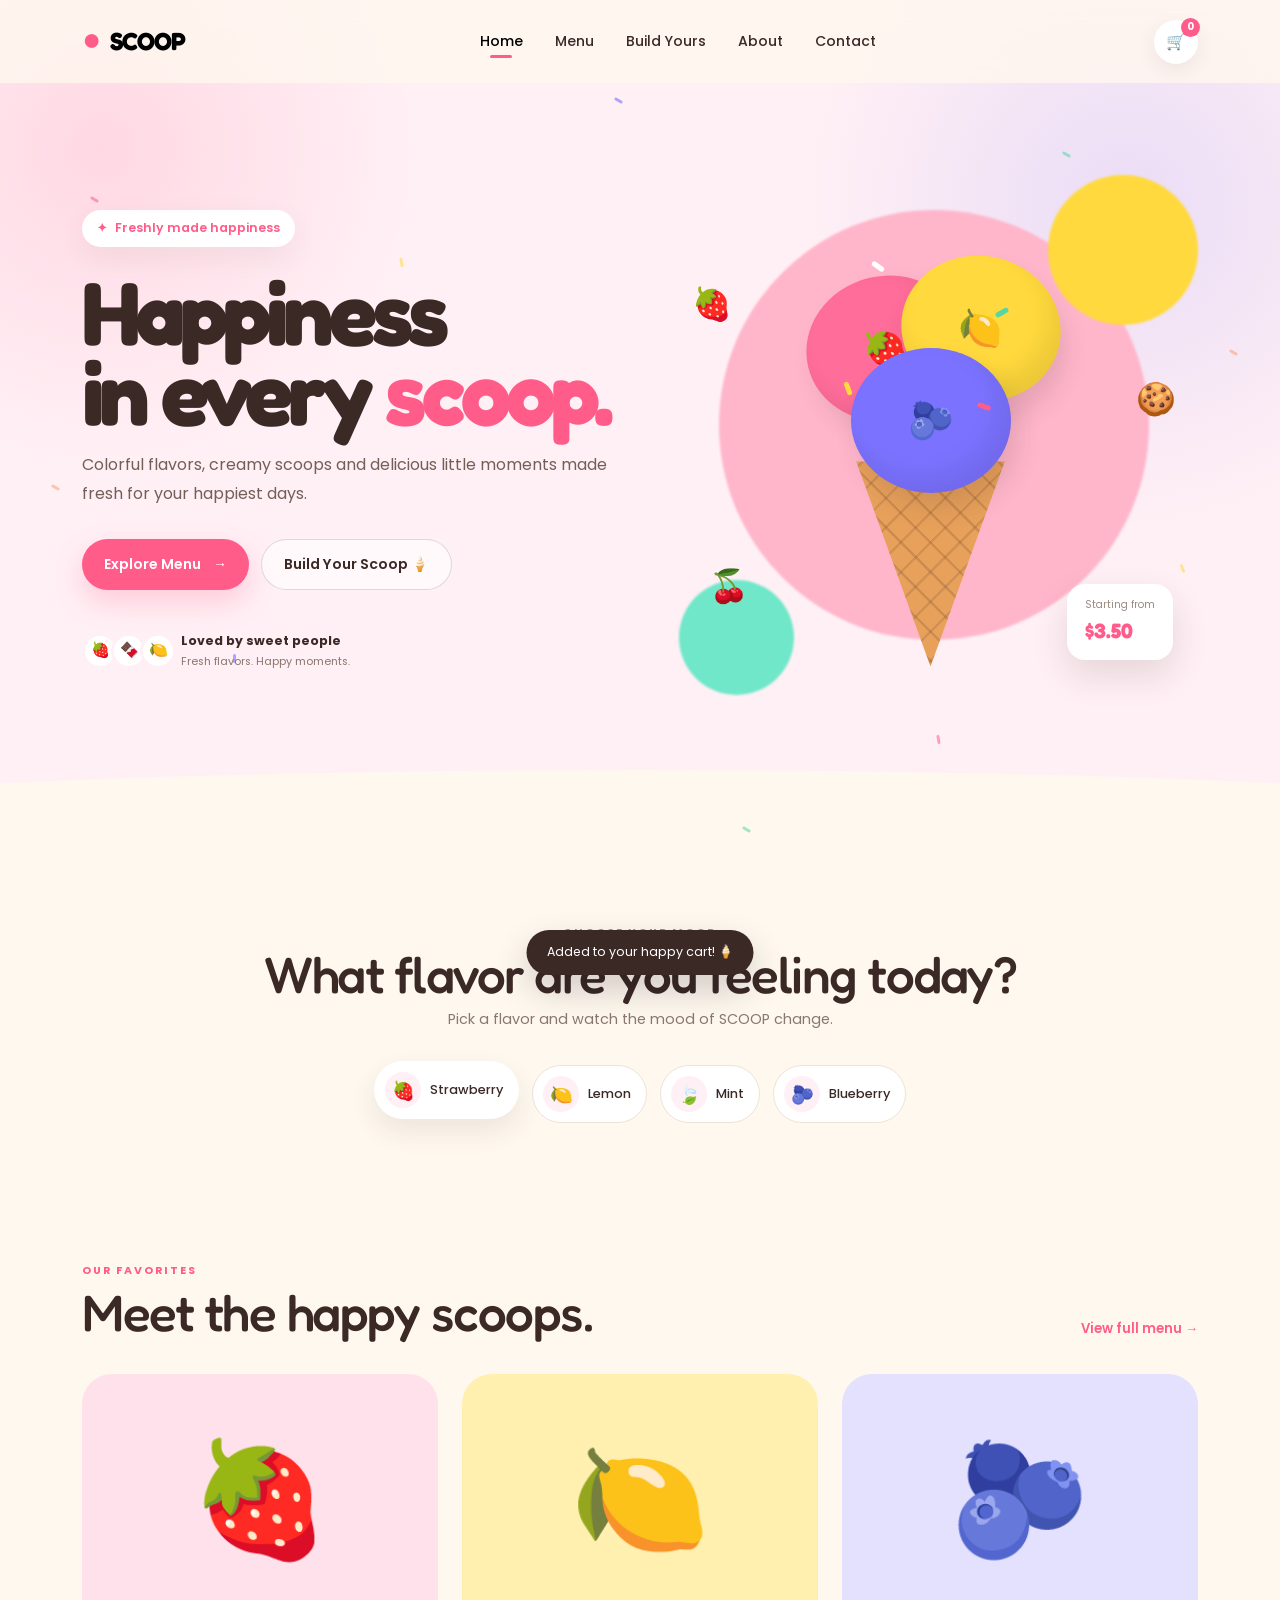
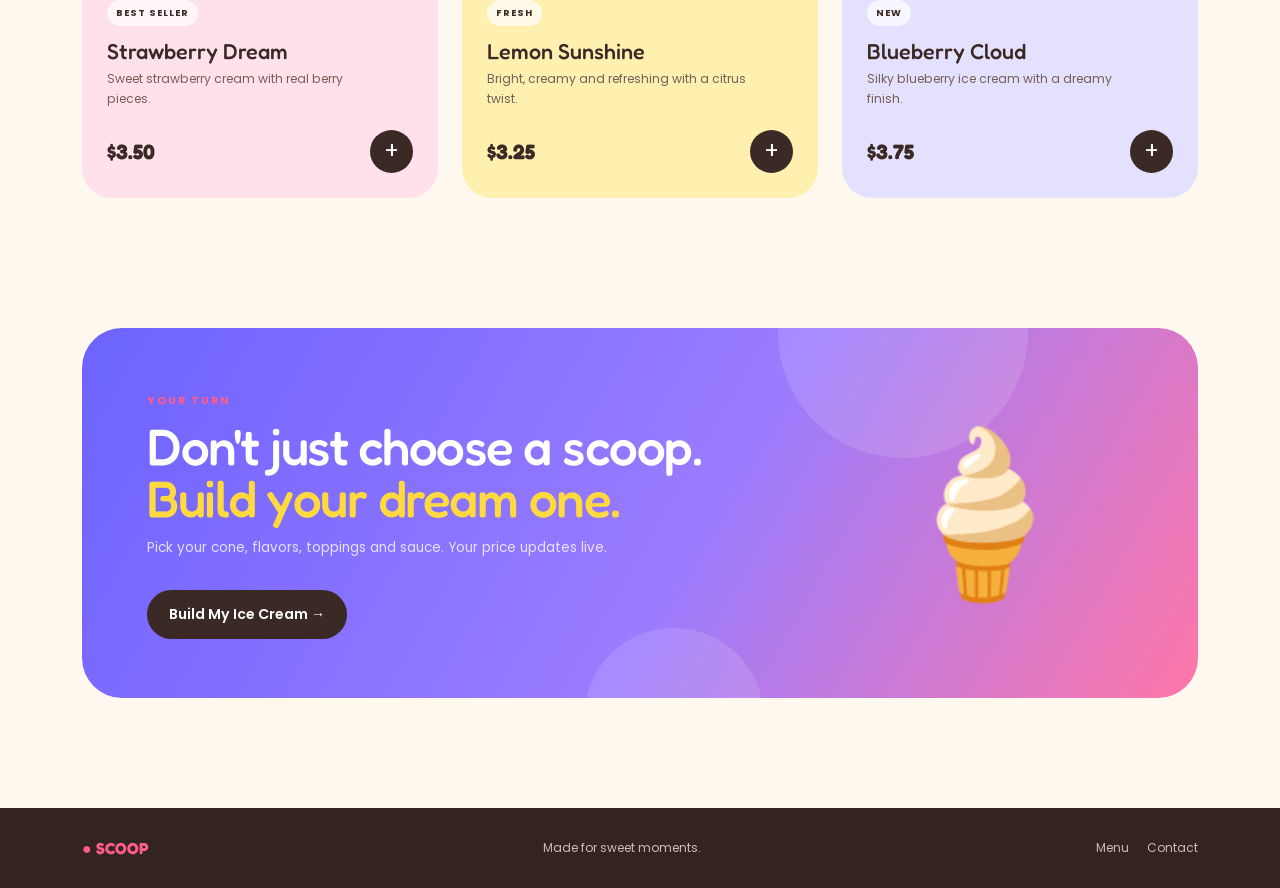
<file: index.html>
<!DOCTYPE html>
<html lang="en">
<head>
  <meta charset="UTF-8">
  <meta name="viewport" content="width=device-width, initial-scale=1.0"><meta name="description" content="SCOOP — colorful ice cream, popsicles, milkshakes and desserts. Build your own happy scoop.">
  <title>SCOOP — Make Your Happy</title>

  <link rel="preconnect" href="https://fonts.googleapis.com">
  <link rel="preconnect" href="https://fonts.gstatic.com" crossorigin>
  <link href="https://fonts.googleapis.com/css2?family=Fredoka:wght@400;500;600;700&family=Poppins:wght@400;500;600&display=swap" rel="stylesheet">

  <link href="https://cdn.jsdelivr.net/npm/bootstrap@5.3.8/dist/css/bootstrap.min.css" rel="stylesheet">
  <link rel="stylesheet" href="css/style.css">
</head>

<body>
  <div class="sprinkles" aria-hidden="true">
    <span></span><span></span><span></span><span></span><span></span>
    <span></span><span></span><span></span><span></span><span></span>
  </div>

  <nav class="navbar navbar-expand-lg fixed-top" id="mainNav">
    <div class="container">
      <a class="navbar-brand" href="index.html">
        <span class="logo-scoop">●</span> SCOOP
      </a>

      <button class="navbar-toggler border-0 shadow-none" type="button"
              data-bs-toggle="collapse" data-bs-target="#navMenu"
              aria-controls="navMenu" aria-expanded="false" aria-label="Toggle navigation">
        <span class="menu-icon">☰</span>
      </button>

      <div class="collapse navbar-collapse" id="navMenu">
        <ul class="navbar-nav mx-auto mb-2 mb-lg-0">
          <li class="nav-item"><a class="nav-link active" href="index.html">Home</a></li>
          <li class="nav-item"><a class="nav-link" href="menu.html">Menu</a></li>
          <li class="nav-item"><a class="nav-link" href="build.html">Build Yours</a></li>
          <li class="nav-item"><a class="nav-link" href="about.html">About</a></li>
          <li class="nav-item"><a class="nav-link" href="contact.html">Contact</a></li>
        </ul>

        <a href="#" class="cart-btn" aria-label="Open cart">
          <span>🛒</span>
          <b id="cartCount">0</b>
        </a>
      </div>
    </div>
  </nav>

  <main>
    <!-- HERO -->
    <section class="hero">
      <div class="container">
        <div class="row align-items-center g-5">
          <div class="col-lg-6 hero-copy">
            <div class="mini-badge">
              <span>✦</span> Freshly made happiness
            </div>

            <h1>
              Happiness<br>
              in every <span>scoop.</span>
            </h1>

            <p class="hero-text">
              Colorful flavors, creamy scoops and delicious little moments
              made fresh for your happiest days.
            </p>

            <div class="hero-buttons">
              <a href="menu.html" class="btn-main">Explore Menu <span>→</span></a>
              <a href="build.html" class="btn-outline">Build Your Scoop 🍦</a>
            </div>

            <div class="hero-note">
              <div class="avatars">
                <span>🍓</span><span>🍫</span><span>🍋</span>
              </div>
              <div>
                <strong>Loved by sweet people</strong>
                <small>Fresh flavors. Happy moments.</small>
              </div>
            </div>
          </div>

          <div class="col-lg-6">
            <div class="hero-art" id="heroArt">
              <div class="blob blob-one"></div>
              <div class="blob blob-two"></div>
              <div class="blob blob-three"></div>

              <div class="floating-item item-one">🍓</div>
              <div class="floating-item item-two">🍪</div>
              <div class="floating-item item-three">✨</div>
              <div class="floating-item item-four">🍒</div>

              <div class="ice-cream">
                <div class="scoop scoop-pink">🍓</div>
                <div class="scoop scoop-yellow">🍋</div>
                <div class="scoop scoop-purple">🫐</div>
                <div class="cone"></div>
                <div class="sprinkle sprinkle-a"></div>
                <div class="sprinkle sprinkle-b"></div>
                <div class="sprinkle sprinkle-c"></div>
                <div class="sprinkle sprinkle-d"></div>
              </div>

              <div class="price-pill">
                <small>Starting from</small>
                <strong>$3.50</strong>
              </div>
            </div>
          </div>
        </div>
      </div>

      <div class="wave"></div>
    </section>

    <!-- FLAVOR SWITCHER -->
    <section class="flavor-section">
      <div class="container text-center">
        <p class="section-label">CHOOSE YOUR MOOD</p>
        <h2>What flavor are you feeling today?</h2>
        <p class="section-subtitle">Pick a flavor and watch the mood of SCOOP change.</p>

        <div class="flavors">
          <button type="button" class="flavor active" data-color="#ff5c8a" data-soft="#fff0f5">
            <span class="flavor-icon strawberry">🍓</span>
            Strawberry
          </button>
          <button type="button" class="flavor" data-color="#ffd93d" data-soft="#fff9df">
            <span class="flavor-icon lemon">🍋</span>
            Lemon
          </button>
          <button type="button" class="flavor" data-color="#55d6a5" data-soft="#eafff5">
            <span class="flavor-icon mint">🍃</span>
            Mint
          </button>
          <button type="button" class="flavor" data-color="#6c63ff" data-soft="#efedff">
            <span class="flavor-icon blueberry">🫐</span>
            Blueberry
          </button>
        </div>
      </div>
    </section>

    <!-- FEATURED -->
    <section class="featured-section">
      <div class="container">
        <div class="section-heading">
          <div>
            <p class="section-label">OUR FAVORITES</p>
            <h2>Meet the happy scoops.</h2>
          </div>
          <a href="menu.html" class="view-link">View full menu →</a>
        </div>

        <div class="row g-4">
          <div class="col-md-6 col-lg-4">
            <article class="flavor-card pink-card">
              <div class="product-art">🍓</div>
              <span class="product-tag">BEST SELLER</span>
              <h3>Strawberry Dream</h3>
              <p>Sweet strawberry cream with real berry pieces.</p>
              <div class="card-bottom">
                <strong>$3.50</strong>
                <button type="button" class="add-btn" aria-label="Add Strawberry Dream to cart" data-name="Strawberry Dream" data-price="3.50">+</button>
              </div>
            </article>
          </div>

          <div class="col-md-6 col-lg-4">
            <article class="flavor-card yellow-card">
              <div class="product-art">🍋</div>
              <span class="product-tag">FRESH</span>
              <h3>Lemon Sunshine</h3>
              <p>Bright, creamy and refreshing with a citrus twist.</p>
              <div class="card-bottom">
                <strong>$3.25</strong>
                <button type="button" class="add-btn" aria-label="Add Lemon Sunshine to cart" data-name="Lemon Sunshine" data-price="3.25">+</button>
              </div>
            </article>
          </div>

          <div class="col-md-6 col-lg-4">
            <article class="flavor-card purple-card">
              <div class="product-art">🫐</div>
              <span class="product-tag">NEW</span>
              <h3>Blueberry Cloud</h3>
              <p>Silky blueberry ice cream with a dreamy finish.</p>
              <div class="card-bottom">
                <strong>$3.75</strong>
                <button type="button" class="add-btn" aria-label="Add Blueberry Cloud to cart" data-name="Blueberry Cloud" data-price="3.75">+</button>
              </div>
            </article>
          </div>
        </div>
      </div>
    </section>

    <!-- CTA -->
    <section class="build-cta">
      <div class="container">
        <div class="build-box">
          <div>
            <span class="section-label">YOUR TURN</span>
            <h2>Don't just choose a scoop.<br><span>Build your dream one.</span></h2>
            <p>Pick your cone, flavors, toppings and sauce. Your price updates live.</p>
            <a href="build.html" class="btn-dark">Build My Ice Cream →</a>
          </div>
          <div class="cta-icecream">🍦</div>
        </div>
      </div>
    </section>
  </main>

  <footer>
    <div class="container d-flex flex-column flex-md-row justify-content-between align-items-center gap-3">
      <div class="footer-logo">● SCOOP</div>
      <p>Made for sweet moments.</p>
      <div class="footer-links">
        <a href="menu.html">Menu</a>
        <a href="contact.html">Contact</a>
      </div>
    </div>
  </footer>

  <div class="toast-message" id="toastMessage">Added to your happy cart! 🍦</div>

  <script src="https://cdn.jsdelivr.net/npm/bootstrap@5.3.8/dist/js/bootstrap.bundle.min.js"></script>
  <script src="js/main.js"></script>
</body>
</html>
</file>
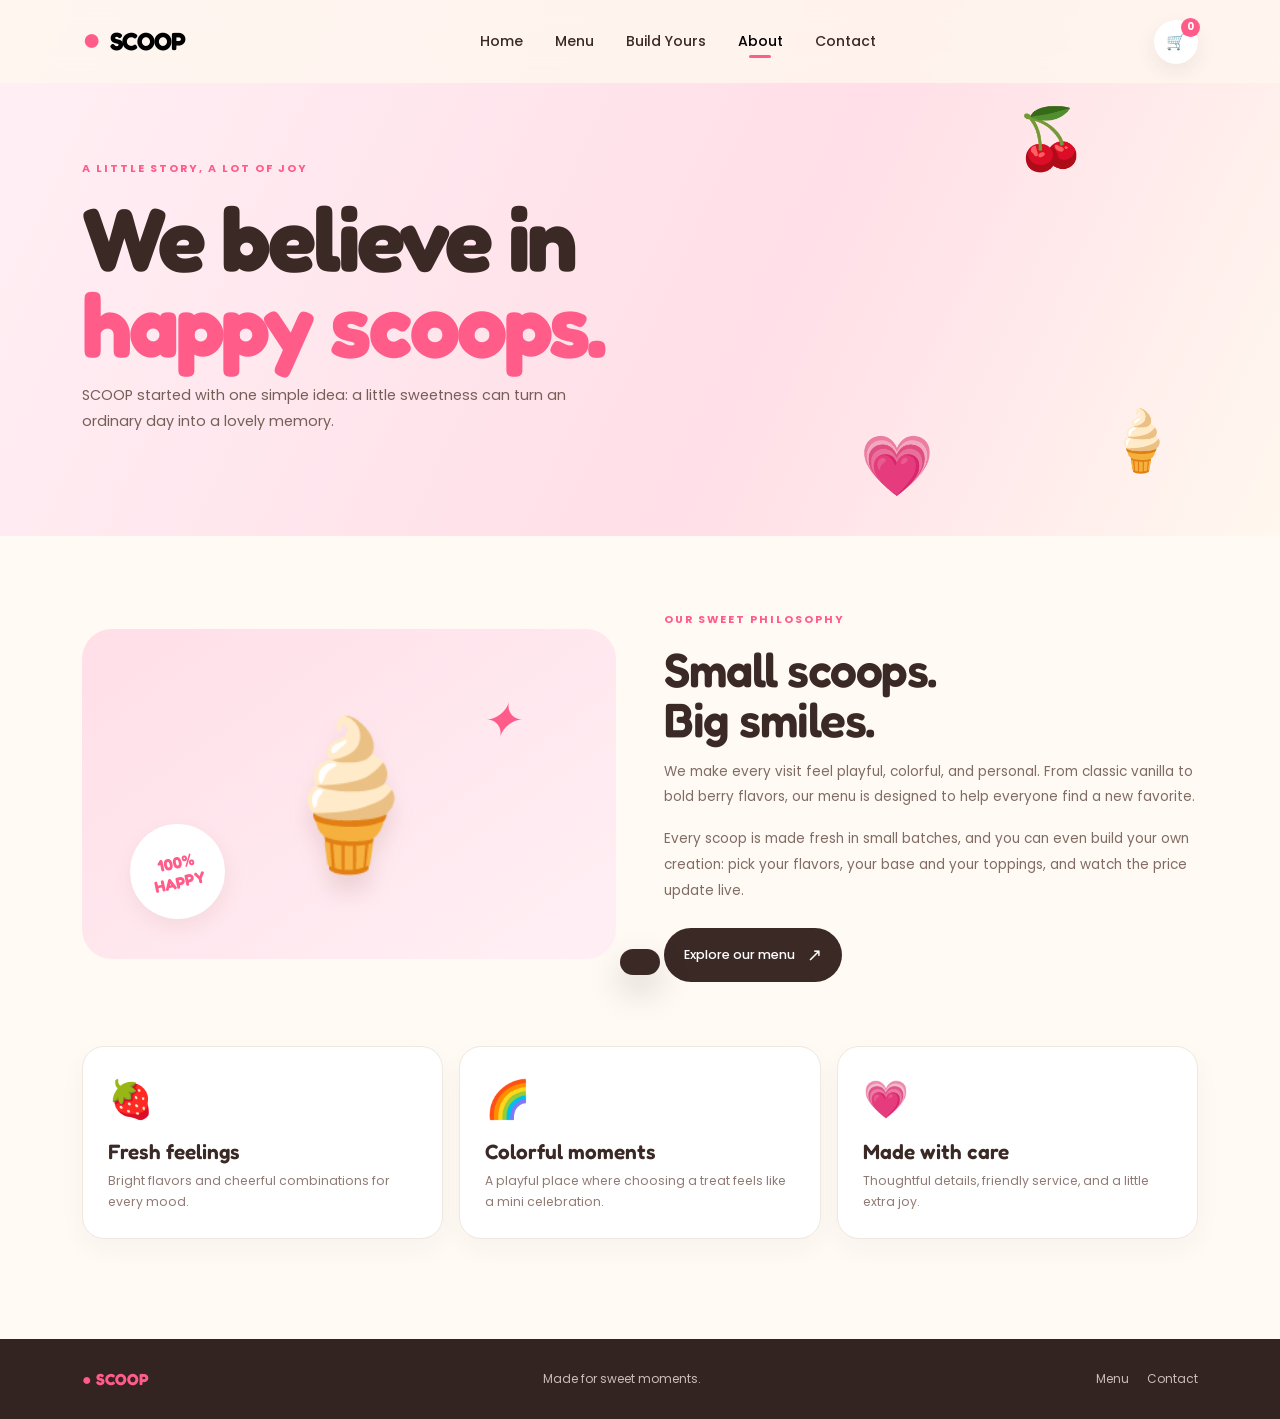
<file: about.html>
<!doctype html>
<html lang="en">
  <head>
    <meta charset="UTF-8" />
    <meta name="viewport" content="width=device-width, initial-scale=1.0" />
    <meta
      name="description"
      content="SCOOP — colorful ice cream, popsicles, milkshakes and desserts. Build your own happy scoop."
    />
    <title>Our Story — SCOOP</title>
    <link rel="preconnect" href="https://fonts.googleapis.com" />
    <link rel="preconnect" href="https://fonts.gstatic.com" crossorigin />
    <link
      href="https://fonts.googleapis.com/css2?family=Fredoka:wght@400;500;600;700&family=Poppins:wght@400;500;600&display=swap"
      rel="stylesheet"
    />
    <link
      href="https://cdn.jsdelivr.net/npm/bootstrap@5.3.8/dist/css/bootstrap.min.css"
      rel="stylesheet"
    />
    <link rel="stylesheet" href="css/style.css" />
    <link rel="stylesheet" href="css/extra-pages.css" />
  </head>
  <body>
    <nav class="navbar navbar-expand-lg fixed-top" id="mainNav">
      <div class="container">
        <a class="navbar-brand" href="index.html"
          ><span class="logo-scoop">●</span> SCOOP</a
        ><button
          class="navbar-toggler border-0 shadow-none"
          type="button"
          data-bs-toggle="collapse"
          data-bs-target="#navMenu"
          aria-controls="navMenu"
          aria-expanded="false"
          aria-label="Toggle navigation"
        >
          <span class="menu-icon">☰</span>
        </button>
        <div class="collapse navbar-collapse" id="navMenu">
          <ul class="navbar-nav mx-auto mb-2 mb-lg-0">
            <li class="nav-item">
              <a class="nav-link" href="index.html">Home</a>
            </li>
            <li class="nav-item">
              <a class="nav-link" href="menu.html">Menu</a>
            </li>
            <li class="nav-item">
              <a class="nav-link" href="build.html">Build Yours</a>
            </li>
            <li class="nav-item">
              <a class="nav-link active" href="about.html">About</a>
            </li>
            <li class="nav-item">
              <a class="nav-link" href="contact.html">Contact</a>
            </li>
          </ul>
          <a href="#" class="cart-btn" aria-label="Open cart"
            >🛒 <b id="cartCount">0</b></a
          >
        </div>
      </div>
    </nav>
    <main>
      <section
        class="extra-hero"
        style="
          background: linear-gradient(
            115deg,
            var(--soft),
            var(--tint) 60%,
            #fff8ef
          );
        "
      >
        <div class="container">
          <span class="section-label">A LITTLE STORY, A LOT OF JOY</span>
          <h1>We believe in<br /><span>happy scoops.</span></h1>
          <p>
            SCOOP started with one simple idea: a little sweetness can turn an
            ordinary day into a lovely memory.
          </p>
        </div>
        <span class="extra-float float-one">🍒</span
        ><span class="extra-float float-two">🍦</span
        ><span class="extra-float float-three">💗</span>
      </section>
      <section class="contact-section">
        <div class="container">
          <div class="row align-items-center g-5">
            <div class="col-lg-6">
              <div class="about-art">
                <span>🍦</span><i>✦</i><b>100%<br />HAPPY</b>
              </div>
            </div>
            <div class="col-lg-6">
              <span class="section-label">OUR SWEET PHILOSOPHY</span>
              <h2 class="about-heading">Small scoops.<br />Big smiles.</h2>
              <p class="about-copy">
                We make every visit feel playful, colorful, and personal. From
                classic vanilla to bold berry flavors, our menu is designed to
                help everyone find a new favorite.
              </p>
              <p class="about-copy">
                Every scoop is made fresh in small batches, and you can even
                build your own creation: pick your flavors, your base and your
                toppings, and watch the price update live.
              </p>
              <a class="primary-pill mt-2" href="menu.html"
                >Explore our menu <span>↗</span></a
              >
            </div>
          </div>
          <div class="row g-3 mt-5">
            <div class="col-md-4">
              <div class="about-value">
                <span>🍓</span>
                <h3>Fresh feelings</h3>
                <p>Bright flavors and cheerful combinations for every mood.</p>
              </div>
            </div>
            <div class="col-md-4">
              <div class="about-value">
                <span>🌈</span>
                <h3>Colorful moments</h3>
                <p>
                  A playful place where choosing a treat feels like a mini
                  celebration.
                </p>
              </div>
            </div>
            <div class="col-md-4">
              <div class="about-value">
                <span>💗</span>
                <h3>Made with care</h3>
                <p>
                  Thoughtful details, friendly service, and a little extra joy.
                </p>
              </div>
            </div>
          </div>
        </div>
      </section>
    </main>
    <footer>
      <div
        class="container d-flex flex-column flex-md-row justify-content-between align-items-center gap-3"
      >
        <div class="footer-logo">● SCOOP</div>
        <p>Made for sweet moments.</p>
        <div class="footer-links">
          <a href="menu.html">Menu</a><a href="contact.html">Contact</a>
        </div>
      </div>
    </footer>
    <div
      class="toast-message"
      id="toastMessage"
      role="status"
      aria-live="polite"
    ></div>
    <script src="https://cdn.jsdelivr.net/npm/bootstrap@5.3.8/dist/js/bootstrap.bundle.min.js"></script>
    <script src="js/main.js"></script>
  </body>
</html>
</file>
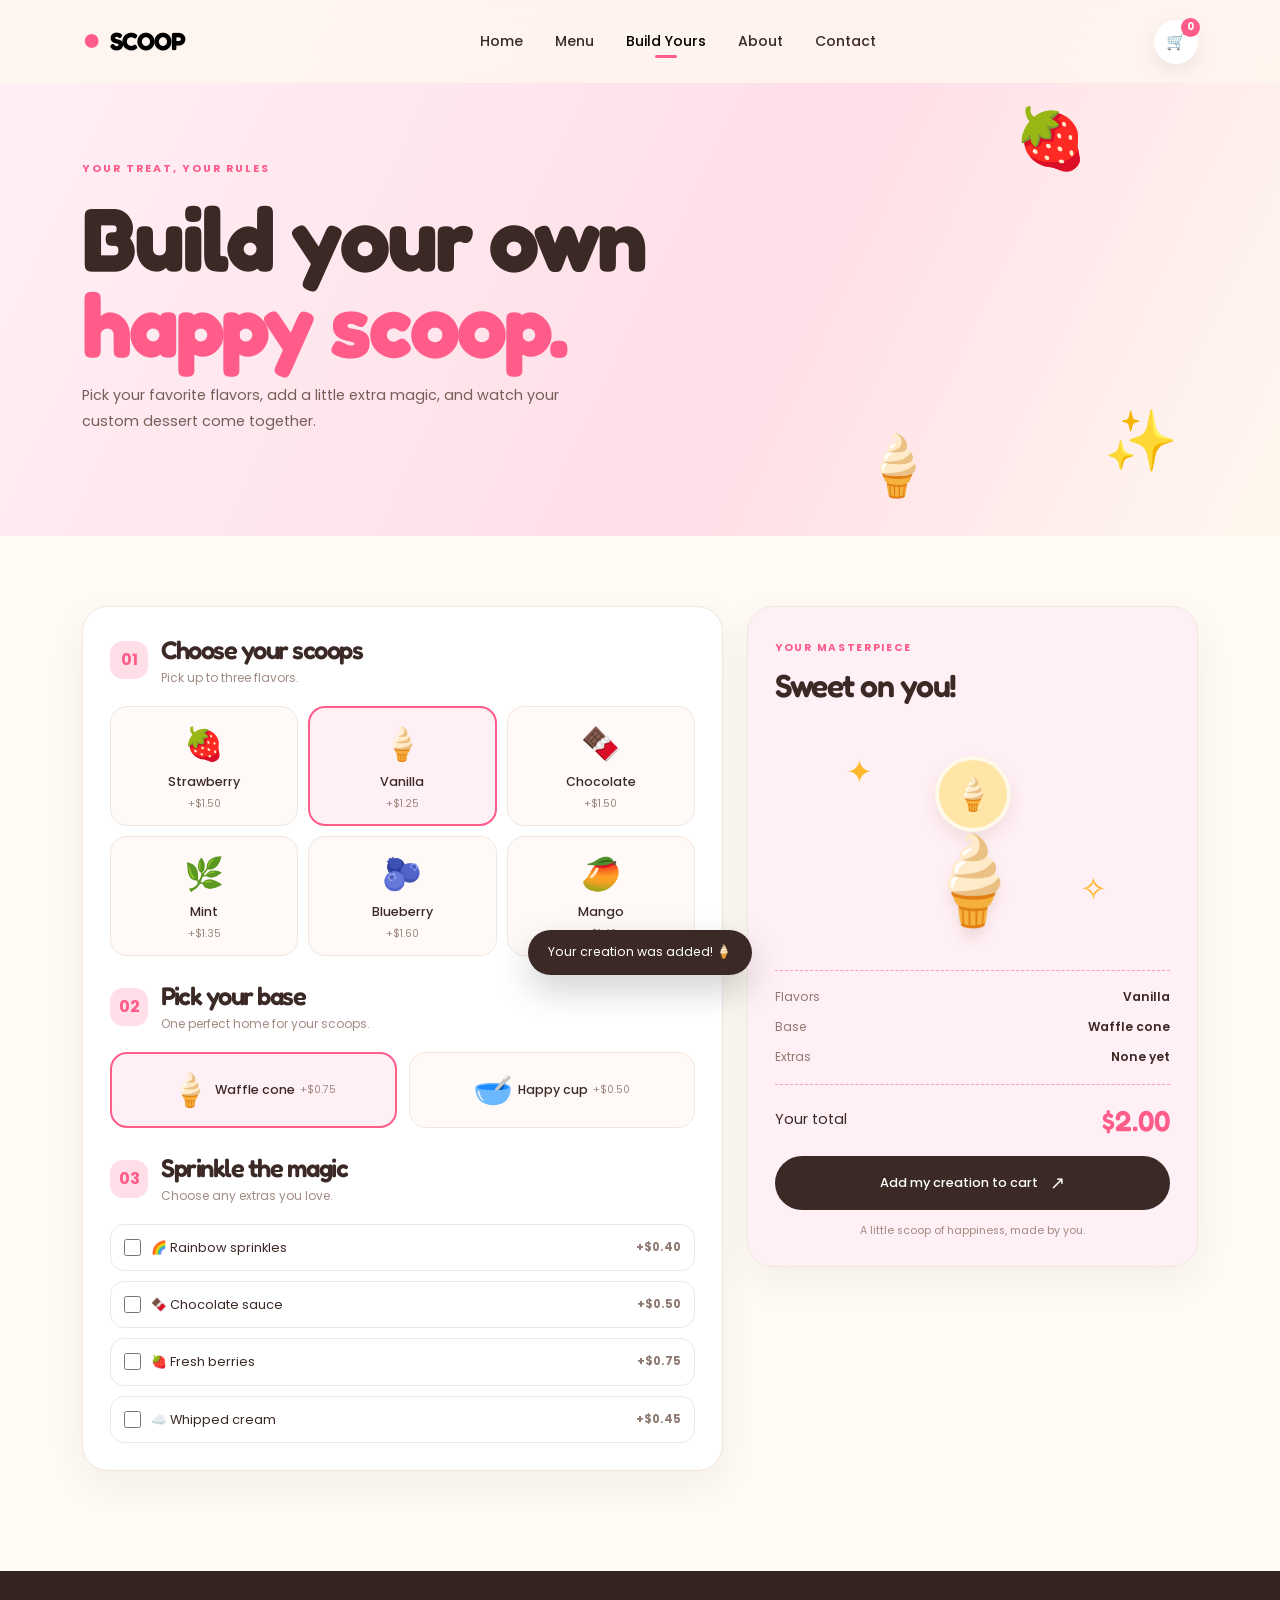
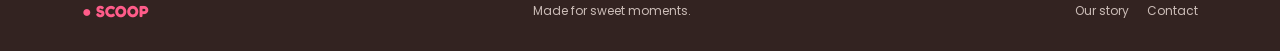
<file: build.html>
<!DOCTYPE html>
<html lang="en">
<head>
  <meta charset="UTF-8">
  <meta name="viewport" content="width=device-width, initial-scale=1.0"><meta name="description" content="SCOOP — colorful ice cream, popsicles, milkshakes and desserts. Build your own happy scoop.">
  <title>Build Your Scoop — SCOOP</title>
  <link rel="preconnect" href="https://fonts.googleapis.com">
  <link rel="preconnect" href="https://fonts.gstatic.com" crossorigin>
  <link href="https://fonts.googleapis.com/css2?family=Fredoka:wght@400;500;600;700&family=Poppins:wght@400;500;600&display=swap" rel="stylesheet">
  <link href="https://cdn.jsdelivr.net/npm/bootstrap@5.3.8/dist/css/bootstrap.min.css" rel="stylesheet">
  <link rel="stylesheet" href="css/style.css">
  <link rel="stylesheet" href="css/extra-pages.css">
</head>
<body>
  <nav class="navbar navbar-expand-lg fixed-top" id="mainNav">
    <div class="container">
      <a class="navbar-brand" href="index.html"><span class="logo-scoop">●</span> SCOOP</a>
      <button class="navbar-toggler border-0 shadow-none" type="button" data-bs-toggle="collapse" data-bs-target="#navMenu" aria-controls="navMenu" aria-expanded="false" aria-label="Toggle navigation"><span class="menu-icon">☰</span></button>
      <div class="collapse navbar-collapse" id="navMenu">
        <ul class="navbar-nav mx-auto mb-2 mb-lg-0">
          <li class="nav-item"><a class="nav-link" href="index.html">Home</a></li>
          <li class="nav-item"><a class="nav-link" href="menu.html">Menu</a></li>
          <li class="nav-item"><a class="nav-link active" href="build.html">Build Yours</a></li>
          <li class="nav-item"><a class="nav-link" href="about.html">About</a></li>
          <li class="nav-item"><a class="nav-link" href="contact.html">Contact</a></li>
        </ul>
        <a href="#" class="cart-btn" aria-label="Open cart">🛒 <b id="cartCount">0</b></a>
      </div>
    </div>
  </nav>

  <main>
    <section class="extra-hero build-hero">
      <div class="container">
        <span class="section-label">YOUR TREAT, YOUR RULES</span>
        <h1>Build your own<br><span>happy scoop.</span></h1>
        <p>Pick your favorite flavors, add a little extra magic, and watch your custom dessert come together.</p>
      </div>
      <span class="extra-float float-one">🍓</span><span class="extra-float float-two">✨</span><span class="extra-float float-three">🍦</span>
    </section>

    <section class="customizer-section">
      <div class="container">
        <div class="row g-4 align-items-start">
          <div class="col-lg-7">
            <div class="customizer-card">
              <div class="step-heading"><span>01</span><div><h2>Choose your scoops</h2><p>Pick up to three flavors.</p></div></div>
              <div class="choice-grid" id="flavorChoices">
                <button type="button" class="choice-card" aria-pressed="false" data-flavor="Strawberry" data-emoji="🍓" data-color="#ffb4ca"><span>🍓</span><b>Strawberry</b><small>+$1.50</small></button>
                <button type="button" class="choice-card" aria-pressed="false" data-flavor="Vanilla" data-emoji="🍦" data-color="#ffe6a6"><span>🍦</span><b>Vanilla</b><small>+$1.25</small></button>
                <button type="button" class="choice-card" aria-pressed="false" data-flavor="Chocolate" data-emoji="🍫" data-color="#c99b82"><span>🍫</span><b>Chocolate</b><small>+$1.50</small></button>
                <button type="button" class="choice-card" aria-pressed="false" data-flavor="Mint" data-emoji="🌿" data-color="#a9e8c5"><span>🌿</span><b>Mint</b><small>+$1.35</small></button>
                <button type="button" class="choice-card" aria-pressed="false" data-flavor="Blueberry" data-emoji="🫐" data-color="#c9c1ff"><span>🫐</span><b>Blueberry</b><small>+$1.60</small></button>
                <button type="button" class="choice-card" aria-pressed="false" data-flavor="Mango" data-emoji="🥭" data-color="#ffd27d"><span>🥭</span><b>Mango</b><small>+$1.40</small></button>
              </div>

              <div class="step-heading mt-4"><span>02</span><div><h2>Pick your base</h2><p>One perfect home for your scoops.</p></div></div>
              <div class="base-options" id="baseChoices">
                <button type="button" class="base-choice active" data-base="Cone" data-price="0.75"><span>🍦</span><b>Waffle cone</b><small>+$0.75</small></button>
                <button type="button" class="base-choice" data-base="Cup" data-price="0.50"><span>🥣</span><b>Happy cup</b><small>+$0.50</small></button>
              </div>

              <div class="step-heading mt-4"><span>03</span><div><h2>Sprinkle the magic</h2><p>Choose any extras you love.</p></div></div>
              <div class="topping-list">
                <label><input type="checkbox" class="topping-check" value="Rainbow sprinkles" data-price="0.40"><span>🌈 Rainbow sprinkles</span><b>+$0.40</b></label>
                <label><input type="checkbox" class="topping-check" value="Chocolate sauce" data-price="0.50"><span>🍫 Chocolate sauce</span><b>+$0.50</b></label>
                <label><input type="checkbox" class="topping-check" value="Fresh berries" data-price="0.75"><span>🍓 Fresh berries</span><b>+$0.75</b></label>
                <label><input type="checkbox" class="topping-check" value="Whipped cream" data-price="0.45"><span>☁️ Whipped cream</span><b>+$0.45</b></label>
              </div>
            </div>
          </div>

          <div class="col-lg-5">
            <aside class="preview-card">
              <span class="preview-kicker">YOUR MASTERPIECE</span>
              <h2>Sweet on you!</h2>
              <div class="dessert-preview" id="dessertPreview"><div class="preview-spark spark-a">✦</div><div class="preview-spark spark-b">✧</div><div id="previewScoops" class="preview-scoops"><span class="preview-scoop" style="background:#ffe6a6">🍦</span></div><div class="preview-base" id="previewBase">🍦</div></div>
              <div class="summary-list">
                <div><span>Flavors</span><strong id="summaryFlavors">Vanilla</strong></div>
                <div><span>Base</span><strong id="summaryBase">Waffle cone</strong></div>
                <div><span>Extras</span><strong id="summaryToppings">None yet</strong></div>
              </div>
              <div class="total-line"><span>Your total</span><strong id="buildTotal">$2.00</strong></div>
              <button type="button" class="primary-pill w-100" id="addCustomToCart">Add my creation to cart <span>↗</span></button>
              <p class="preview-note" id="buildFeedback">A little scoop of happiness, made by you.</p>
            </aside>
          </div>
        </div>
      </div>
    </section>
  </main>

  <footer><div class="container d-flex flex-column flex-md-row justify-content-between align-items-center gap-3"><div class="footer-logo">● SCOOP</div><p>Made for sweet moments.</p><div class="footer-links"><a href="about.html">Our story</a><a href="contact.html">Contact</a></div></div></footer>
  <div class="toast-message" id="toastMessage" role="status" aria-live="polite">Your creation was added! 🍦</div>
  <script src="https://cdn.jsdelivr.net/npm/bootstrap@5.3.8/dist/js/bootstrap.bundle.min.js"></script>
  <script src="js/main.js"></script>
  <script src="js/build.js"></script>
</body>
</html>
</file>
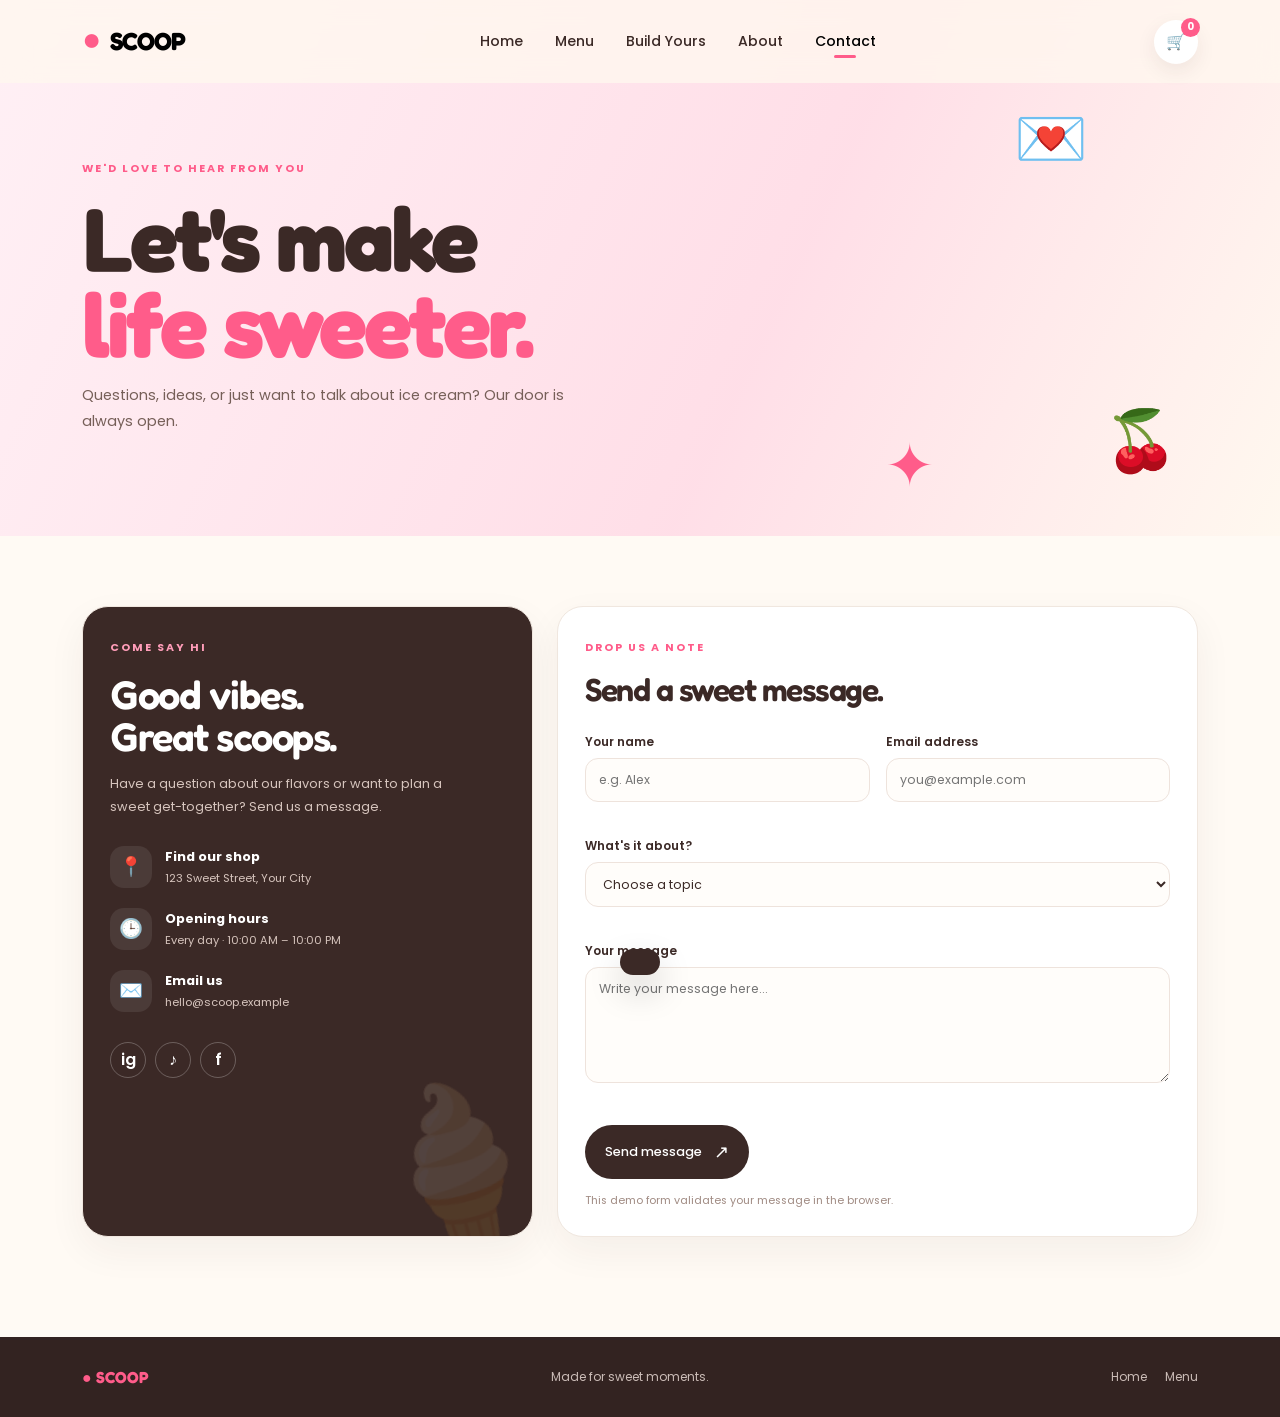
<file: contact.html>
<!DOCTYPE html>
<html lang="en">
<head>
  <meta charset="UTF-8">
  <meta name="viewport" content="width=device-width, initial-scale=1.0"><meta name="description" content="SCOOP — colorful ice cream, popsicles, milkshakes and desserts. Build your own happy scoop.">
  <title>Say Hello — SCOOP</title>
  <link rel="preconnect" href="https://fonts.googleapis.com">
  <link rel="preconnect" href="https://fonts.gstatic.com" crossorigin>
  <link href="https://fonts.googleapis.com/css2?family=Fredoka:wght@400;500;600;700&family=Poppins:wght@400;500;600&display=swap" rel="stylesheet">
  <link href="https://cdn.jsdelivr.net/npm/bootstrap@5.3.8/dist/css/bootstrap.min.css" rel="stylesheet">
  <link rel="stylesheet" href="css/style.css">
  <link rel="stylesheet" href="css/extra-pages.css">
</head>
<body>
  <nav class="navbar navbar-expand-lg fixed-top" id="mainNav">
    <div class="container">
      <a class="navbar-brand" href="index.html"><span class="logo-scoop">●</span> SCOOP</a>
      <button class="navbar-toggler border-0 shadow-none" type="button" data-bs-toggle="collapse" data-bs-target="#navMenu" aria-controls="navMenu" aria-expanded="false" aria-label="Toggle navigation"><span class="menu-icon">☰</span></button>
      <div class="collapse navbar-collapse" id="navMenu">
        <ul class="navbar-nav mx-auto mb-2 mb-lg-0">
          <li class="nav-item"><a class="nav-link" href="index.html">Home</a></li><li class="nav-item"><a class="nav-link" href="menu.html">Menu</a></li><li class="nav-item"><a class="nav-link" href="build.html">Build Yours</a></li><li class="nav-item"><a class="nav-link" href="about.html">About</a></li><li class="nav-item"><a class="nav-link active" href="contact.html">Contact</a></li>
        </ul>
        <a href="#" class="cart-btn" aria-label="Open cart">🛒 <b id="cartCount">0</b></a>
      </div>
    </div>
  </nav>

  <main>
    <section class="extra-hero contact-hero">
      <div class="container">
        <span class="section-label">WE'D LOVE TO HEAR FROM YOU</span>
        <h1>Let's make<br><span>life sweeter.</span></h1>
        <p>Questions, ideas, or just want to talk about ice cream? Our door is always open.</p>
      </div>
      <span class="extra-float float-one">💌</span><span class="extra-float float-two">🍒</span><span class="extra-float float-three">✦</span>
    </section>

    <section class="contact-section">
      <div class="container">
        <div class="row g-4">
          <div class="col-lg-5">
            <div class="contact-info-card">
              <span class="section-label">COME SAY HI</span>
              <h2>Good vibes.<br>Great scoops.</h2>
              <p>Have a question about our flavors or want to plan a sweet get-together? Send us a message.</p>
              <div class="contact-info-item"><span>📍</span><div><b>Find our shop</b><small>123 Sweet Street, Your City</small></div></div>
              <div class="contact-info-item"><span>🕒</span><div><b>Opening hours</b><small>Every day · 10:00 AM – 10:00 PM</small></div></div>
              <div class="contact-info-item"><span>✉️</span><div><b>Email us</b><small>hello@scoop.example</small></div></div>
              <div class="contact-socials"><a href="#" aria-label="Instagram">ig</a><a href="#" aria-label="TikTok">♪</a><a href="#" aria-label="Facebook">f</a></div>
              <div class="contact-decoration">🍦</div>
            </div>
          </div>
          <div class="col-lg-7">
            <form class="contact-form-card" id="contactForm" novalidate>
              <span class="section-label">DROP US A NOTE</span>
              <h2>Send a sweet message.</h2>
              <div class="row g-3 mt-1">
                <div class="col-md-6"><label for="contactName">Your name</label><input id="contactName" name="name" type="text" placeholder="e.g. Alex" required minlength="2"><small class="field-error"></small></div>
                <div class="col-md-6"><label for="contactEmail">Email address</label><input id="contactEmail" name="email" type="email" placeholder="you@example.com" required><small class="field-error"></small></div>
                <div class="col-12"><label for="contactTopic">What's it about?</label><select id="contactTopic" name="topic" required><option value="">Choose a topic</option><option>Flavor suggestion</option><option>Event or party</option><option>Feedback</option><option>Something else</option></select><small class="field-error"></small></div>
                <div class="col-12"><label for="contactMessage">Your message</label><textarea id="contactMessage" name="message" rows="5" placeholder="Write your message here..." required minlength="10"></textarea><small class="field-error"></small></div>
                <div class="col-12"><button type="submit" class="primary-pill">Send message <span>↗</span></button><p class="form-note" id="formFeedback" role="status">This demo form validates your message in the browser.</p></div>
              </div>
            </form>
          </div>
        </div>
      </div>
    </section>
  </main>

  <footer><div class="container d-flex flex-column flex-md-row justify-content-between align-items-center gap-3"><div class="footer-logo">● SCOOP</div><p>Made for sweet moments.</p><div class="footer-links"><a href="index.html">Home</a><a href="menu.html">Menu</a></div></div></footer>
  <div class="toast-message" id="toastMessage" role="status" aria-live="polite"></div>
  <script src="https://cdn.jsdelivr.net/npm/bootstrap@5.3.8/dist/js/bootstrap.bundle.min.js"></script>
  <script src="js/main.js"></script>
  <script src="js/contact.js"></script>
</body>
</html>
</file>
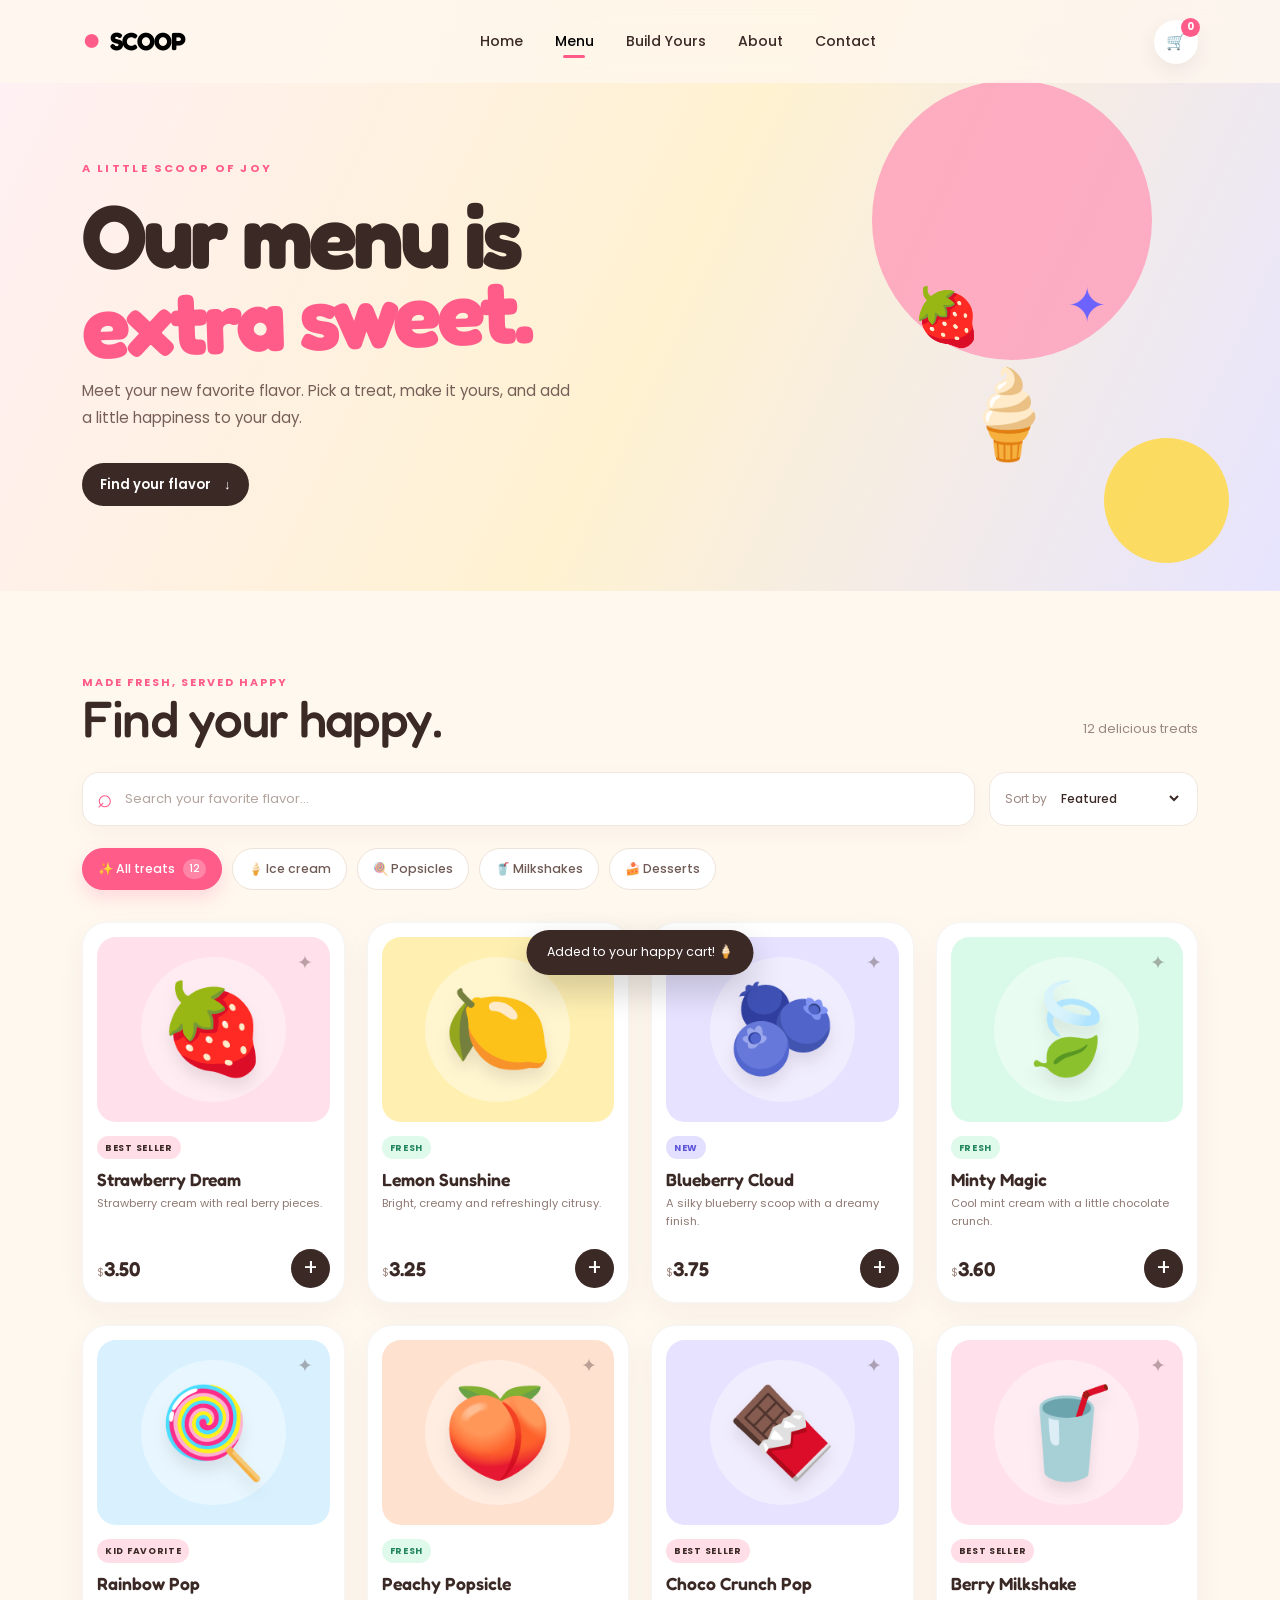
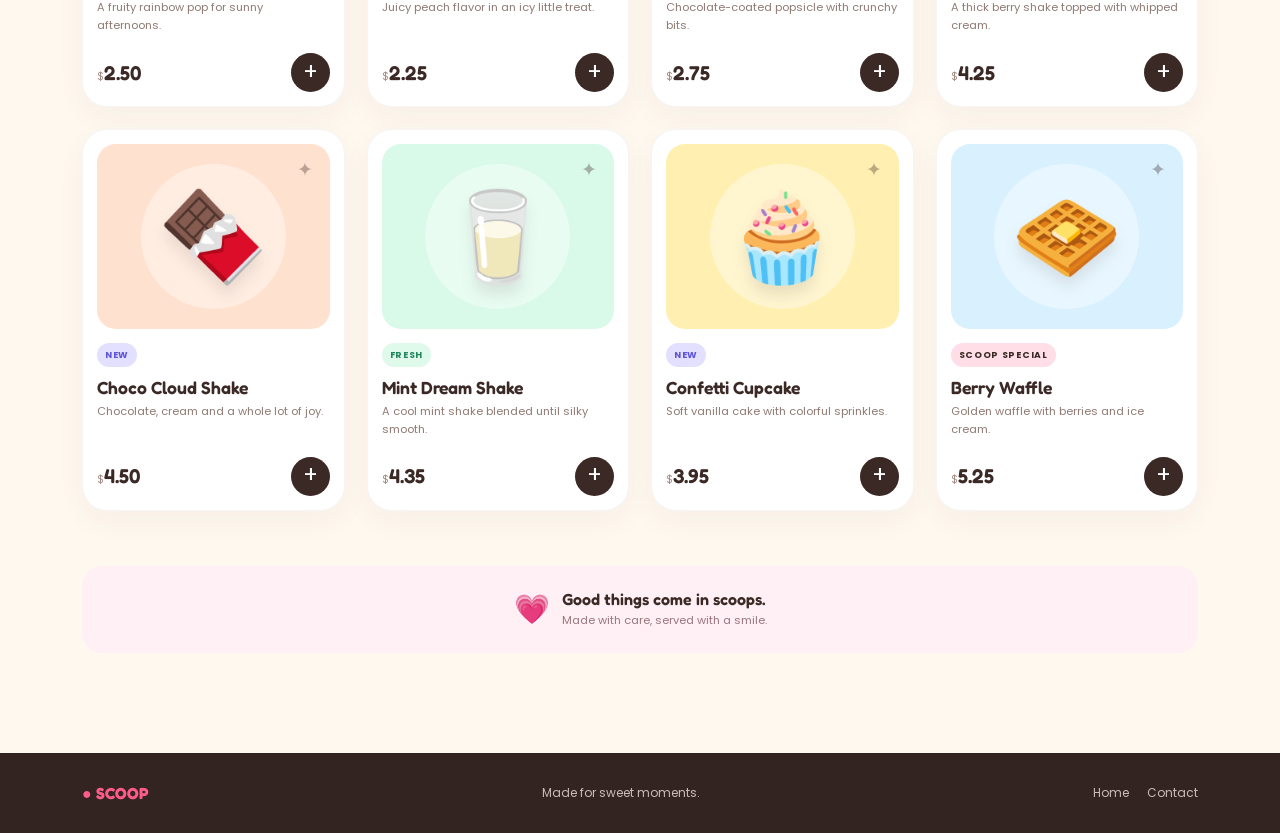
<file: menu.html>
<!doctype html>
<html lang="en">
  <head>
    <meta charset="UTF-8" />
    <meta name="viewport" content="width=device-width, initial-scale=1.0" />
    <meta
      name="description"
      content="SCOOP — colorful ice cream, popsicles, milkshakes and desserts. Build your own happy scoop."
    />
    <title>Our Menu — SCOOP</title>
    <link rel="preconnect" href="https://fonts.googleapis.com" />
    <link rel="preconnect" href="https://fonts.gstatic.com" crossorigin />
    <link
      href="https://fonts.googleapis.com/css2?family=Fredoka:wght@400;500;600;700&family=Poppins:wght@400;500;600&display=swap"
      rel="stylesheet"
    />
    <link
      href="https://cdn.jsdelivr.net/npm/bootstrap@5.3.8/dist/css/bootstrap.min.css"
      rel="stylesheet"
    />
    <link rel="stylesheet" href="css/style.css" />
    <link rel="stylesheet" href="css/menu.css" />
  </head>
  <body>
    <nav class="navbar navbar-expand-lg fixed-top" id="mainNav">
      <div class="container">
        <a class="navbar-brand" href="index.html"
          ><span class="logo-scoop">●</span> SCOOP</a
        >
        <button
          class="navbar-toggler border-0 shadow-none"
          type="button"
          data-bs-toggle="collapse"
          data-bs-target="#navMenu"
          aria-label="Toggle navigation"
        >
          <span class="menu-icon">☰</span>
        </button>
        <div class="collapse navbar-collapse" id="navMenu">
          <ul class="navbar-nav mx-auto mb-2 mb-lg-0">
            <li class="nav-item">
              <a class="nav-link" href="index.html">Home</a>
            </li>
            <li class="nav-item">
              <a class="nav-link active" href="menu.html">Menu</a>
            </li>
            <li class="nav-item">
              <a class="nav-link" href="build.html">Build Yours</a>
            </li>
            <li class="nav-item">
              <a class="nav-link" href="about.html">About</a>
            </li>
            <li class="nav-item">
              <a class="nav-link" href="contact.html">Contact</a>
            </li>
          </ul>
          <a href="#" class="cart-btn" aria-label="Open cart"
            ><span>🛒</span><b id="cartCount">0</b></a
          >
        </div>
      </div>
    </nav>
    <main>
      <section class="menu-hero">
        <div class="menu-orb orb-pink"></div>
        <div class="menu-orb orb-yellow"></div>
        <div class="container position-relative">
          <span class="menu-eyebrow">A LITTLE SCOOP OF JOY</span>
          <h1>Our menu is<br /><span>extra sweet.</span></h1>
          <p>
            Meet your new favorite flavor. Pick a treat, make it yours, and add
            a little happiness to your day.
          </p>
          <a class="menu-hero-link" href="#menuProducts"
            >Find your flavor <span>↓</span></a
          >
          <div class="hero-doodle doodle-berry">🍓</div>
          <div class="hero-doodle doodle-sparkle">✦</div>
          <div class="hero-doodle doodle-cone">🍦</div>
        </div>
      </section>
      <section class="menu-main" id="menuProducts">
        <div class="container">
          <div class="menu-title-row">
            <div>
              <span class="section-label">MADE FRESH, SERVED HAPPY</span>
              <h2>Find your happy.</h2>
            </div>
            <div class="menu-result" id="resultCount">12 delicious treats</div>
          </div>
          <div class="menu-tools">
            <div class="search-box">
              <span>⌕</span>
              <input
                id="searchInput"
                type="search"
                placeholder="Search your favorite flavor..."
                aria-label="Search products"/>
                <button id="clearSearch" type="button" aria-label="Clear search">
                ×
                </button>
            </div>
            <label class="sort-box">
              <span>Sort by</span>
              <select id="sortSelect" aria-label="Sort products">
                <option value="featured">Featured</option>
                <option value="low">Price: Low to High</option>
                <option value="high">Price: High to Low</option>
                <option value="az">Name: A to Z</option>
              </select>
            </label>
          </div>
          <div class="category-row" id="categoryFilters">
            <button class="category-chip active" data-category="All">
              ✨ All treats <span>12</span>
            </button>
            <button class="category-chip" data-category="Ice Cream">
              🍦 Ice cream
            </button>
            <button class="category-chip" data-category="Popsicles">
              🍭 Popsicles
            </button>
            <button class="category-chip" data-category="Milkshakes">
              🥤 Milkshakes
            </button>
            <button class="category-chip" data-category="Desserts">
              🍰 Desserts
            </button>
          </div>
        <div class="product-grid" id="productGrid" aria-live="polite"></div>
        <div class="empty-state d-none" id="emptyState">
            <div>🍨</div>
            <h3>No scoops found!</h3>
            <p>Try another search or choose a different category.</p>
            <button class="reset-btn" id="resetFilters">Show all treats</button>
        </div>
        <div class="menu-bottom-note">
            <span>💗</span>
            <div>
              <strong>Good things come in scoops.</strong
              ><small>Made with care, served with a smile.</small>
            </div>
          </div>
        </div>
      </section>
    </main>
    <footer>
      <div
        class="container d-flex flex-column flex-md-row justify-content-between align-items-center gap-3">
        <div class="footer-logo">● SCOOP</div>
        <p>Made for sweet moments.</p>
        <div class="footer-links">
          <a href="index.html">Home</a><a href="contact.html">Contact</a>
        </div>
      </div>
    </footer>
    <div
      class="toast-message"
      id="toastMessage"
      role="status"
      aria-live="polite">
      Added to your happy cart! 🍦
    </div>
    <script src="https://cdn.jsdelivr.net/npm/bootstrap@5.3.8/dist/js/bootstrap.bundle.min.js"></script>
    <script src="js/main.js"></script>
    <script src="js/menu.js"></script>
  </body>
</html>
</file>
<file: css/style.css>
:root {
  --primary: #ff5c8a;
  --soft: #fff0f5;
  --yellow: #ffd93d;
  --mint: #55d6a5;
  --purple: #6c63ff;
  --cream: #fff8ef;
  --brown: #3b2926;
  --white: #ffffff;
  --on-primary: #ffffff;
  --tint: color-mix(in srgb, var(--primary) 20%, white);
  --primary-light: color-mix(in srgb, var(--primary) 60%, white);
}

* {
  box-sizing: border-box;
}

html {
  scroll-behavior: smooth;
}

body {
  margin: 0;
  background: var(--cream);
  color: var(--brown);
  font-family: "Poppins", sans-serif;
  overflow-x: hidden;
}

h1,
h2,
h3,
.navbar-brand {
  font-family: "Fredoka", sans-serif;
}

a {
  text-decoration: none;
  color: inherit;
}

.navbar {
  padding: 18px 0;
  background: rgba(255, 248, 239, 0.78);
  backdrop-filter: blur(14px);
  z-index: 1000;
  transition: 0.3s ease;
}

.navbar.scrolled {
  padding: 11px 0;
  box-shadow: 0 8px 30px rgba(59, 41, 38, 0.08);
}

.navbar-brand {
  font-size: 1.55rem;
  font-weight: 700;
  letter-spacing: -1px;
}

.logo-scoop,
.footer-logo {
  color: var(--primary);
}

.logo-scoop {
  display: inline-block;
  font-size: 2rem;
  line-height: 0;
  margin-right: 5px;
}

.nav-link {
  font-size: 0.88rem;
  font-weight: 500;
  margin: 0 8px;
  color: var(--brown);
  position: relative;
}

.nav-link::after {
  content: "";
  position: absolute;
  left: 50%;
  bottom: 2px;
  width: 0;
  height: 3px;
  border-radius: 10px;
  background: var(--primary);
  transform: translateX(-50%);
  transition: 0.25s ease;
}

.nav-link:hover::after,
.nav-link.active::after {
  width: 22px;
}

.cart-btn {
  position: relative;
  display: grid;
  place-items: center;
  width: 44px;
  height: 44px;
  background: white;
  border-radius: 50%;
  box-shadow: 0 7px 20px rgba(59, 41, 38, 0.08);
}

.cart-btn b {
  position: absolute;
  top: -2px;
  right: -2px;
  display: grid;
  place-items: center;
  width: 19px;
  height: 19px;
  border-radius: 50%;
  background: var(--primary);
  color: var(--on-primary);
  font-size: 0.65rem;
}

.menu-icon {
  font-size: 1.6rem;
  color: var(--brown);
}

/* HERO */
.hero {
  position: relative;
  min-height: 820px;
  padding: 155px 0 100px;
  overflow: hidden;
  background:
    radial-gradient(
      circle at 8% 18%,
      rgba(255, 92, 138, 0.16),
      transparent 23%
    ),
    radial-gradient(
      circle at 88% 25%,
      rgba(108, 99, 255, 0.14),
      transparent 25%
    ),
    var(--soft);
}

.hero-copy {
  position: relative;
  z-index: 4;
}

.mini-badge {
  display: inline-flex;
  gap: 8px;
  align-items: center;
  padding: 9px 15px;
  border-radius: 30px;
  background: white;
  color: var(--primary);
  font-size: 0.78rem;
  font-weight: 600;
  box-shadow: 0 10px 30px rgba(59, 41, 38, 0.06);
}

.hero h1 {
  margin: 25px 0 18px;
  font-size: clamp(4rem, 7vw, 6.8rem);
  line-height: 0.9;
  letter-spacing: -5px;
  font-weight: 700;
}

.hero h1 span {
  color: var(--primary);
  transition: color 0.35s ease;
}

.hero-text {
  max-width: 530px;
  color: #745e58;
  line-height: 1.8;
  font-size: 1rem;
}

.hero-buttons {
  display: flex;
  flex-wrap: wrap;
  gap: 12px;
  margin-top: 30px;
}

.btn-main,
.btn-outline,
.btn-dark {
  display: inline-flex;
  align-items: center;
  gap: 12px;
  border-radius: 50px;
  padding: 14px 22px;
  font-size: 0.88rem;
  font-weight: 600;
  transition: 0.3s ease;
}

.btn-main {
  color: var(--on-primary);
  background: var(--primary);
  box-shadow: 0 12px 28px rgba(255, 92, 138, 0.25);
}

.btn-main:hover {
  color: var(--on-primary);
  transform: translateY(-4px);
  box-shadow: 0 18px 35px rgba(255, 92, 138, 0.32);
}

.btn-outline {
  border: 1.5px solid rgba(59, 41, 38, 0.16);
  background: rgba(255, 255, 255, 0.6);
}

.btn-outline:hover {
  background: white;
  transform: translateY(-4px);
}

.hero-note {
  display: flex;
  align-items: center;
  gap: 12px;
  margin-top: 42px;
}

.avatars {
  display: flex;
}

.avatars span {
  width: 36px;
  height: 36px;
  display: grid;
  place-items: center;
  margin-right: -7px;
  border: 3px solid var(--soft);
  border-radius: 50%;
  background: white;
  font-size: 0.95rem;
}

.hero-note strong,
.hero-note small {
  display: block;
}

.hero-note strong {
  font-size: 0.78rem;
}

.hero-note small {
  margin-top: 3px;
  color: #8b7771;
  font-size: 0.68rem;
}

/* HERO ART */
.hero-art {
  position: relative;
  width: min(100%, 580px);
  height: 570px;
  margin: auto;
  transition: transform 0.2s ease-out;
}

.blob {
  position: absolute;
  border-radius: 50%;
  filter: blur(1px);
}

.blob-one {
  width: 430px;
  height: 430px;
  left: 55px;
  top: 55px;
  background: #ffb6cb;
}

.blob-two {
  width: 150px;
  height: 150px;
  right: 0;
  top: 20px;
  background: #ffd93d;
}

.blob-three {
  width: 115px;
  height: 115px;
  left: 15px;
  bottom: 30px;
  background: #6fe7c8;
}

.ice-cream {
  position: absolute;
  left: 50%;
  top: 52%;
  width: 260px;
  height: 430px;
  transform: translate(-50%, -50%);
  animation: floatIce 4s ease-in-out infinite;
  z-index: 3;
}

.scoop {
  position: absolute;
  display: grid;
  place-items: center;
  width: 160px;
  height: 145px;
  border-radius: 50%;
  font-size: 2.3rem;
  box-shadow:
    inset -12px -15px 25px rgba(0, 0, 0, 0.08),
    8px 16px 25px rgba(59, 41, 38, 0.13);
  z-index: 2;
}

.scoop-pink {
  top: 40px;
  left: 5px;
  background: #ff6d9a;
  transform: rotate(-13deg);
}

.scoop-yellow {
  top: 20px;
  right: 0;
  background: #ffd93d;
  transform: rotate(12deg);
}

.scoop-purple {
  top: 112px;
  left: 50px;
  background: #7b72ff;
}

.cone {
  position: absolute;
  top: 225px;
  left: 47px;
  width: 165px;
  height: 205px;
  clip-path: polygon(5% 0, 95% 0, 50% 100%);
  background:
    repeating-linear-gradient(
      45deg,
      transparent 0 18px,
      rgba(106, 66, 38, 0.22) 19px 21px
    ),
    repeating-linear-gradient(
      -45deg,
      transparent 0 18px,
      rgba(106, 66, 38, 0.18) 19px 21px
    ),
    #e8a15b;
  filter: drop-shadow(7px 14px 10px rgba(59, 41, 38, 0.12));
}

.floating-item {
  position: absolute;
  z-index: 5;
  font-size: 2rem;
  animation: floatSmall 3s ease-in-out infinite;
}

.item-one {
  left: 28px;
  top: 125px;
  animation-delay: 0.2s;
}
.item-two {
  right: 22px;
  top: 220px;
  animation-delay: 0.8s;
}
.item-three {
  right: 50px;
  bottom: 80px;
  animation-delay: 0.4s;
}
.item-four {
  left: 45px;
  bottom: 115px;
  animation-delay: 1.1s;
}

.price-pill {
  position: absolute;
  z-index: 6;
  right: 25px;
  bottom: 65px;
  padding: 14px 18px;
  border-radius: 18px;
  background: white;
  box-shadow: 0 15px 35px rgba(59, 41, 38, 0.13);
}

.price-pill small,
.price-pill strong {
  display: block;
}

.price-pill small {
  color: #9a8780;
  font-size: 0.62rem;
}

.price-pill strong {
  margin-top: 2px;
  font-family: "Fredoka", sans-serif;
  font-size: 1.3rem;
  color: var(--primary);
}

@keyframes floatIce {
  0%,
  100% {
    transform: translate(-50%, -50%) rotate(-2deg);
  }
  50% {
    transform: translate(-50%, calc(-50% - 15px)) rotate(2deg);
  }
}

@keyframes floatSmall {
  0%,
  100% {
    transform: translateY(0) rotate(-5deg);
  }
  50% {
    transform: translateY(-15px) rotate(8deg);
  }
}

.wave {
  position: absolute;
  bottom: -1px;
  left: -5%;
  width: 110%;
  height: 80px;
  background: var(--cream);
  clip-path: ellipse(70% 70% at 50% 100%);
}

/* FLAVORS */
.flavor-section {
  padding: 100px 0;
  text-align: center;
}

.section-label {
  margin: 0 0 8px;
  color: var(--primary);
  font-size: 0.68rem;
  letter-spacing: 2px;
  font-weight: 700;
}

.section-label,
.hero h1 span {
  transition: color 0.35s ease;
}

h2 {
  font-size: clamp(2.2rem, 4vw, 3.4rem);
  letter-spacing: -1.5px;
  line-height: 1;
}

.section-subtitle {
  color: #8b7771;
  font-size: 0.9rem;
}

.flavors {
  display: flex;
  justify-content: center;
  flex-wrap: wrap;
  gap: 13px;
  margin-top: 35px;
}

.flavor {
  display: flex;
  align-items: center;
  gap: 9px;
  padding: 10px 15px 10px 10px;
  border: 1px solid #eee3d8;
  border-radius: 50px;
  background: white;
  color: var(--brown);
  font:
    500 0.8rem "Poppins",
    sans-serif;
  transition: 0.25s ease;
}

.flavor:hover,
.flavor.active {
  transform: translateY(-4px);
  border-color: transparent;
  box-shadow: 0 12px 28px rgba(59, 41, 38, 0.09);
}

.flavor-icon {
  width: 36px;
  height: 36px;
  display: grid;
  place-items: center;
  border-radius: 50%;
  background: var(--soft);
  font-size: 1.15rem;
}

/* FEATURED */
.featured-section {
  padding: 40px 0 110px;
}

.section-heading {
  display: flex;
  justify-content: space-between;
  align-items: end;
  margin-bottom: 35px;
}

.section-heading h2 {
  margin-bottom: 0;
}

.view-link {
  color: var(--primary);
  font-size: 0.82rem;
  font-weight: 600;
}

.flavor-card {
  position: relative;
  min-height: 390px;
  padding: 25px;
  overflow: hidden;
  border-radius: 30px;
  transition: 0.35s ease;
}

.flavor-card:hover {
  transform: translateY(-9px) rotate(-1deg);
}

.pink-card {
  background: #ffe1eb;
}
.yellow-card {
  background: #fff0b0;
}
.purple-card {
  background: #e4e1ff;
}

.product-art {
  display: grid;
  place-items: center;
  height: 200px;
  font-size: 7rem;
  transition: 0.35s ease;
}

.flavor-card:hover .product-art {
  transform: scale(1.1) rotate(5deg);
}

.product-tag {
  display: inline-block;
  padding: 6px 9px;
  border-radius: 30px;
  background: rgba(255, 255, 255, 0.7);
  font-size: 0.58rem;
  font-weight: 700;
  letter-spacing: 1px;
}

.flavor-card h3 {
  margin: 13px 0 5px;
  font-size: 1.35rem;
}

.flavor-card p {
  max-width: 280px;
  margin: 0;
  color: #765f58;
  font-size: 0.76rem;
  line-height: 1.6;
}

.card-bottom {
  display: flex;
  align-items: center;
  justify-content: space-between;
  margin-top: 22px;
}

.card-bottom strong {
  font-family: "Fredoka", sans-serif;
  font-size: 1.3rem;
}

.add-btn {
  width: 43px;
  height: 43px;
  border: 0;
  border-radius: 50%;
  background: var(--brown);
  color: white;
  font-size: 1.4rem;
  transition: 0.25s ease;
}

.add-btn:hover {
  transform: rotate(90deg) scale(1.08);
  color: var(--on-primary);
  background: var(--primary);
}

/* CTA */
.build-cta {
  padding: 20px 0 110px;
}

.build-box {
  position: relative;
  min-height: 370px;
  padding: 55px 65px;
  overflow: hidden;
  display: flex;
  align-items: center;
  justify-content: space-between;
  border-radius: 40px;
  background: linear-gradient(120deg, #6c63ff, #9a7cff 55%, #ff77a8);
  color: white;
}

.build-box::before,
.build-box::after {
  content: "";
  position: absolute;
  border-radius: 50%;
  background: rgba(255, 255, 255, 0.12);
}

.build-box::before {
  width: 250px;
  height: 250px;
  right: 170px;
  top: -120px;
}

.build-box::after {
  width: 180px;
  height: 180px;
  left: 45%;
  bottom: -110px;
}

.build-box h2 {
  margin: 10px 0 14px;
}

.build-box h2 span {
  color: #ffd93d;
}

.build-box p {
  max-width: 540px;
  color: rgba(255, 255, 255, 0.78);
  font-size: 0.85rem;
}

.btn-dark {
  margin-top: 16px;
  background: var(--brown);
  color: white;
}

.btn-dark:hover {
  color: white;
  transform: translateY(-3px);
}

.cta-icecream {
  position: relative;
  z-index: 2;
  margin-right: 50px;
  font-size: 10rem;
  animation: floatIce 3s ease-in-out infinite;
}

/* FOOTER */
footer {
  padding: 28px 0;
  background: #332321;
  color: white;
}

.footer-logo {
  font-family: "Fredoka", sans-serif;
  font-weight: 700;
}

footer p {
  margin: 0;
  color: #cbbcb7;
  font-size: 0.75rem;
}

.footer-links {
  display: flex;
  gap: 18px;
  font-size: 0.75rem;
  color: #cbbcb7;
}

.footer-links a:hover {
  color: white;
}

/* SPRINKLES */
.sprinkles {
  position: fixed;
  inset: 0;
  pointer-events: none;
  z-index: 999;
  overflow: hidden;
  opacity: 0.55;
}

.sprinkles span {
  position: absolute;
  width: 9px;
  height: 3px;
  border-radius: 5px;
  background: var(--primary);
  transform: rotate(30deg);
}

.sprinkles span:nth-child(1) {
  left: 7%;
  top: 22%;
  background: #ff5c8a;
}
.sprinkles span:nth-child(2) {
  left: 18%;
  top: 73%;
  background: #6c63ff;
  transform: rotate(90deg);
}
.sprinkles span:nth-child(3) {
  left: 83%;
  top: 17%;
  background: #55d6a5;
}
.sprinkles span:nth-child(4) {
  left: 92%;
  top: 63%;
  background: #ffd93d;
  transform: rotate(70deg);
}
.sprinkles span:nth-child(5) {
  left: 4%;
  top: 54%;
  background: #ff9f68;
}
.sprinkles span:nth-child(6) {
  left: 73%;
  top: 82%;
  background: #ff5c8a;
  transform: rotate(80deg);
}
.sprinkles span:nth-child(7) {
  left: 48%;
  top: 11%;
  background: #6c63ff;
}
.sprinkles span:nth-child(8) {
  left: 58%;
  top: 92%;
  background: #55d6a5;
}
.sprinkles span:nth-child(9) {
  left: 31%;
  top: 29%;
  background: #ffd93d;
  transform: rotate(80deg);
}
.sprinkles span:nth-child(10) {
  left: 96%;
  top: 39%;
  background: #ff9f68;
}

.toast-message {
  position: fixed;
  left: 50%;
  bottom: 25px;
  z-index: 2000;
  padding: 13px 20px;
  border-radius: 50px;
  background: var(--brown);
  color: white;
  font-size: 0.78rem;
  transform: translate(-50%, 100px);
  transition: 0.35s ease;
  box-shadow: 0 15px 35px rgba(0, 0, 0, 0.18);
}

.toast-message.show {
  transform: translate(-50%, 0);
}

/* RESPONSIVE */
@media (max-width: 991px) {
  .navbar-collapse {
    margin-top: 15px;
    padding: 15px;
    border-radius: 20px;
    background: white;
  }

  .cart-btn {
    margin-top: 10px;
  }

  .hero {
    padding-top: 125px;
  }

  .hero-copy {
    text-align: center;
  }

  .hero-text {
    margin: auto;
  }

  .hero-buttons,
  .hero-note {
    justify-content: center;
  }

  .hero-art {
    margin-top: 20px;
  }

  .cta-icecream {
    margin-right: 0;
    font-size: 7rem;
  }
}

@media (max-width: 575px) {
  .hero {
    min-height: auto;
    padding-bottom: 80px;
  }

  .hero h1 {
    font-size: 3.8rem;
    letter-spacing: -3px;
  }

  .hero-art {
    height: 440px;
    transform: scale(0.8);
    margin-top: -30px;
    margin-bottom: -60px;
  }

  .section-heading {
    align-items: start;
    flex-direction: column;
    gap: 12px;
  }

  .build-box {
    padding: 40px 28px;
    min-height: 480px;
  }

  .cta-icecream {
    position: absolute;
    right: 15px;
    bottom: 5px;
    opacity: 0.35;
    font-size: 8rem;
  }
}

/* ---------- HERO sprinkles on the cone (elements existed in HTML but had no styles) ---------- */
.sprinkle {
  position: absolute;
  z-index: 4;
  width: 14px;
  height: 5px;
  border-radius: 6px;
}
.sprinkle-a {
  top: 28px;
  left: 70px;
  background: #fff;
  transform: rotate(35deg);
}
.sprinkle-b {
  top: 74px;
  right: 52px;
  background: #55d6a5;
  transform: rotate(-30deg);
}
.sprinkle-c {
  top: 150px;
  left: 40px;
  background: #ffd93d;
  transform: rotate(70deg);
}
.sprinkle-d {
  top: 168px;
  right: 70px;
  background: #ff5c8a;
  transform: rotate(20deg);
}

/* ---------- CART DRAWER ---------- */
.cart-btn {
  border: 0;
  cursor: pointer;
}
.cart-drawer {
  width: min(400px, 92vw);
  background: var(--cream);
  font-family: "Poppins", sans-serif;
  color: var(--brown);
}
.cart-drawer .offcanvas-title {
  font:
    600 1.5rem "Fredoka",
    sans-serif;
}
.cart-drawer .offcanvas-body {
  padding-top: 0;
}
.cart-item {
  display: grid;
  grid-template-columns: 1fr auto auto;
  align-items: center;
  gap: 12px;
  padding: 14px 0;
  border-bottom: 1px dashed #ecd9d0;
  font-size: 0.82rem;
}
.cart-item b {
  display: block;
  font-weight: 600;
}
.cart-item small {
  display: block;
  margin-top: 3px;
  color: #907b74;
  font-size: 0.68rem;
}
.cart-item > span {
  font:
    600 1rem "Fredoka",
    sans-serif;
}
.cart-remove {
  width: 28px;
  height: 28px;
  border: 0;
  border-radius: 50%;
  background: #fff0f5;
  color: var(--primary);
  font-size: 1.1rem;
  line-height: 1;
}
.cart-remove:hover {
  background: var(--primary);
  color: var(--on-primary);
}
.cart-empty {
  padding: 50px 10px;
  text-align: center;
  color: #907b74;
  font-size: 0.85rem;
}
.cart-empty div {
  font-size: 3.5rem;
}
.cart-footer {
  padding: 18px 1rem 22px;
  border-top: 1px solid #f0e7df;
  background: #fff;
}
.cart-total {
  display: flex;
  justify-content: space-between;
  align-items: center;
  font-size: 0.9rem;
}
.cart-total strong {
  font:
    600 1.7rem "Fredoka",
    sans-serif;
  color: var(--primary);
}
.cart-clear {
  width: 100%;
  margin-top: 12px;
  padding: 11px;
  border: 1.5px solid #eadbd2;
  border-radius: 40px;
  background: transparent;
  color: var(--brown);
  font:
    500 0.78rem "Poppins",
    sans-serif;
}
.cart-clear:hover {
  background: var(--brown);
  color: #fff;
}

/* ---------- ACCESSIBILITY ---------- */
:focus-visible {
  outline: 3px solid var(--purple);
  outline-offset: 3px;
}
button {
  cursor: pointer;
  font-family: inherit;
}
@media (prefers-reduced-motion: reduce) {
  *,
  *::before,
  *::after {
    animation: none !important;
    transition: none !important;
    scroll-behavior: auto !important;
  }
}
</file>
<file: css/extra-pages.css>
/* Shared styles for Build Yours and Contact */
.extra-hero {
  position: relative;
  overflow: hidden;
  padding: 155px 0 85px;
  min-height: 390px;
}
.build-hero {
  background: linear-gradient(115deg, var(--soft), var(--tint) 60%, #fff8ef);
}
.contact-hero {
  background: linear-gradient(115deg, var(--soft), var(--tint) 60%, #fff8ef);
}
.extra-hero .container {
  position: relative;
  z-index: 2;
}
.extra-hero h1 {
  font:
    700 clamp(3.5rem, 7vw, 6rem)/0.96 "Fredoka",
    sans-serif;
  letter-spacing: -3px;
  margin: 16px 0;
}
.extra-hero h1 span {
  color: var(--primary);
}
.extra-hero p {
  max-width: 520px;
  color: #765f58;
  line-height: 1.8;
  font-size: 0.9rem;
}
.extra-float {
  position: absolute;
  font-size: 3.7rem;
  animation: extraFloat 3.4s ease-in-out infinite;
}
.float-one {
  right: 15%;
  top: 95px;
}
.float-two {
  right: 8%;
  bottom: 50px;
  animation-delay: 0.6s;
}
.float-three {
  right: 27%;
  bottom: 25px;
  color: var(--primary);
  animation-delay: 1s;
}
@keyframes extraFloat {
  0%,
  100% {
    transform: translateY(0) rotate(-8deg);
  }
  50% {
    transform: translateY(-13px) rotate(8deg);
  }
}
.customizer-section,
.contact-section {
  padding: 70px 0 100px;
  background: #fffaf4;
}
.customizer-card,
.preview-card,
.contact-info-card,
.contact-form-card {
  border: 1px solid #f0e7df;
  border-radius: 26px;
  background: #fff;
  box-shadow: 0 14px 38px rgba(59, 41, 38, 0.055);
  padding: 27px;
}
.step-heading {
  display: flex;
  align-items: center;
  gap: 13px;
  margin-bottom: 19px;
}
.step-heading > span {
  width: 38px;
  height: 38px;
  display: grid;
  place-items: center;
  border-radius: 13px;
  background: var(--tint);
  color: var(--primary);
  font-weight: 700;
}
.step-heading h2,
.preview-card h2,
.contact-info-card h2,
.contact-form-card h2 {
  font:
    600 1.6rem "Fredoka",
    sans-serif;
  margin: 0;
}
.step-heading p {
  color: #a18c84;
  font-size: 0.75rem;
  margin: 4px 0 0;
}
.choice-grid {
  display: grid;
  grid-template-columns: repeat(3, minmax(0, 1fr));
  gap: 10px;
}
.choice-card,
.base-choice {
  border: 1px solid #f0e7df;
  background: #fffaf7;
  border-radius: 17px;
  padding: 13px 8px;
  display: flex;
  flex-direction: column;
  align-items: center;
  gap: 5px;
  color: #3b2926;
  transition: 0.2s;
}
.choice-card > span,
.base-choice > span {
  font-size: 2rem;
}
.choice-card b,
.base-choice b {
  font:
    500 0.78rem "Poppins",
    sans-serif;
}
.choice-card small,
.base-choice small {
  font-size: 0.67rem;
  color: #a18c84;
}
.choice-card:hover,
.base-choice:hover {
  transform: translateY(-2px);
  border-color: var(--primary-light);
}
.choice-card.selected,
.base-choice.active {
  background: var(--soft);
  border: 2px solid var(--primary);
  padding: 12px 7px;
}
.base-options {
  display: grid;
  grid-template-columns: 1fr 1fr;
  gap: 12px;
}
.base-choice {
  flex-direction: row;
  justify-content: center;
  flex-wrap: wrap;
}
.topping-list {
  display: grid;
  gap: 10px;
}
.topping-list label {
  display: flex;
  align-items: center;
  gap: 10px;
  padding: 13px;
  border: 1px solid #f0e7df;
  border-radius: 14px;
  font-size: 0.8rem;
  cursor: pointer;
}
.topping-list input {
  accent-color: var(--primary);
  width: 17px;
  height: 17px;
}
.topping-list label span {
  flex: 1;
}
.topping-list b {
  font-size: 0.72rem;
  color: #907b74;
}
.preview-card {
  position: sticky;
  top: 100px;
  background: var(--soft);
  overflow: hidden;
}
.preview-kicker {
  font-size: 0.65rem;
  font-weight: 700;
  letter-spacing: 1.7px;
  color: var(--primary);
}
.preview-card h2 {
  font-size: 2rem;
  margin-top: 8px;
}
.dessert-preview {
  height: 245px;
  position: relative;
  display: flex;
  flex-direction: column;
  align-items: center;
  justify-content: center;
  margin: 8px 0 12px;
}
.preview-scoops {
  display: flex;
  justify-content: center;
  align-items: flex-end;
  min-height: 88px;
  max-width: 100%;
}
.preview-scoop {
  width: 76px;
  height: 76px;
  border: 4px solid rgba(255, 255, 255, 0.75);
  border-radius: 50%;
  display: grid;
  place-items: center;
  font-size: 2rem;
  margin: 0 -8px;
  box-shadow: 0 8px 15px #8d5c4b20;
  animation: scoopPop 0.3s ease;
}
@keyframes scoopPop {
  from {
    transform: scale(0.7);
  }
  to {
    transform: scale(1);
  }
}
.preview-base {
  font-size: 5.4rem;
  line-height: 1.1;
  filter: drop-shadow(0 10px 6px #8d5c4b20);
}
.preview-spark {
  position: absolute;
  color: #ffb72b;
  font-size: 2rem;
}
.spark-a {
  top: 35px;
  left: 18%;
}
.spark-b {
  right: 16%;
  bottom: 45px;
}
.summary-list {
  display: grid;
  gap: 12px;
  padding: 17px 0;
  border-top: 1px dashed var(--primary-light);
  border-bottom: 1px dashed var(--primary-light);
}
.summary-list > div,
.total-line {
  display: flex;
  justify-content: space-between;
  gap: 15px;
  font-size: 0.76rem;
}
.summary-list span {
  color: #907b74;
}
.summary-list strong {
  text-align: right;
  max-width: 65%;
  font-weight: 600;
}
.total-line {
  align-items: center;
  padding: 18px 0;
  font-size: 0.9rem;
}
.total-line strong {
  font:
    600 1.8rem "Fredoka",
    sans-serif;
  color: var(--primary);
}
.primary-pill {
  display: inline-flex;
  align-items: center;
  justify-content: center;
  gap: 12px;
  border: 0;
  border-radius: 40px;
  padding: 14px 20px;
  background: #3b2926;
  color: #fff;
  font:
    500 0.8rem "Poppins",
    sans-serif;
  transition: 0.2s;
}
.primary-pill:hover {
  background: var(--primary);
  color: var(--on-primary);
  transform: translateY(-2px);
}
.primary-pill span {
  font-size: 1.1rem;
}
.preview-note,
.form-note {
  font-size: 0.68rem;
  color: #a18c84;
  text-align: center;
  margin: 13px 0 0;
}
.contact-info-card {
  position: relative;
  overflow: hidden;
  min-height: 100%;
  background: #3b2926;
  color: white;
}
.contact-info-card h2 {
  font-size: 2.5rem;
  margin: 15px 0;
  line-height: 1.05;
}
.contact-info-card > p {
  color: #d6c4bd;
  font-size: 0.8rem;
  line-height: 1.8;
  max-width: 340px;
  margin-bottom: 28px;
}
.contact-info-card .section-label {
  color: var(--primary-light);
}
.contact-info-item {
  display: flex;
  align-items: center;
  gap: 13px;
  margin: 20px 0;
  position: relative;
  z-index: 2;
}
.contact-info-item > span {
  width: 42px;
  height: 42px;
  display: grid;
  place-items: center;
  border-radius: 14px;
  background: #ffffff15;
  font-size: 1.2rem;
}
.contact-info-item b,
.contact-info-item small {
  display: block;
}
.contact-info-item b {
  font-size: 0.8rem;
}
.contact-info-item small {
  font-size: 0.7rem;
  color: #d6c4bd;
  margin-top: 4px;
}
.contact-socials {
  display: flex;
  gap: 9px;
  margin-top: 30px;
  position: relative;
  z-index: 2;
}
.contact-socials a {
  display: grid;
  place-items: center;
  width: 36px;
  height: 36px;
  border: 1px solid #ffffff40;
  border-radius: 50%;
  color: white;
  font-weight: 600;
}
.contact-socials a:hover {
  background: var(--primary);
  color: var(--on-primary);
}
.contact-decoration {
  position: absolute;
  right: -25px;
  bottom: -50px;
  font-size: 10rem;
  opacity: 0.12;
  transform: rotate(-15deg);
}
.contact-form-card h2 {
  font-size: 2rem;
  margin: 12px 0 8px;
}
.contact-form-card label {
  display: block;
  font-size: 0.75rem;
  font-weight: 600;
  margin-bottom: 7px;
}
.contact-form-card input,
.contact-form-card select,
.contact-form-card textarea {
  width: 100%;
  border: 1px solid #eee3dc;
  border-radius: 13px;
  padding: 12px 13px;
  background: #fffdfa;
  color: #3b2926;
  font:
    0.78rem "Poppins",
    sans-serif;
  outline: none;
}
.contact-form-card input:focus,
.contact-form-card select:focus,
.contact-form-card textarea:focus {
  border-color: var(--primary-light);
  box-shadow: 0 0 0 3px color-mix(in srgb, var(--primary) 10%, transparent);
}
.field-error {
  display: block;
  min-height: 15px;
  margin-top: 4px;
  color: #d93f65;
  font-size: 0.65rem;
}
.contact-form-card .form-note {
  text-align: left;
  line-height: 1.6;
}
@media (max-width: 767px) {
  .extra-hero {
    padding: 135px 0 70px;
    min-height: 350px;
  }
  .extra-hero h1 {
    letter-spacing: -1.5px;
  }
  .extra-float {
    font-size: 2.5rem;
    opacity: 0.65;
  }
  .choice-grid {
    grid-template-columns: repeat(2, minmax(0, 1fr));
  }
  .customizer-card,
  .preview-card,
  .contact-info-card,
  .contact-form-card {
    padding: 20px;
  }
  .preview-card {
    position: static;
  }
  .contact-info-card h2 {
    font-size: 2.1rem;
  }
}
.about-art {
  min-height: 330px;
  border-radius: 30px;
  background: linear-gradient(145deg, var(--tint), var(--soft));
  display: grid;
  place-items: center;
  position: relative;
  overflow: hidden;
}
.about-art > span {
  font-size: 9rem;
  filter: drop-shadow(0 18px 10px #8d5c4b25);
  animation: extraFloat 3s ease-in-out infinite;
}
.about-art i {
  position: absolute;
  right: 18%;
  top: 17%;
  font-size: 3rem;
  color: var(--primary);
}
.about-art b {
  position: absolute;
  left: 9%;
  bottom: 12%;
  background: #fff;
  border-radius: 50%;
  width: 95px;
  height: 95px;
  display: grid;
  place-content: center;
  text-align: center;
  font:
    700 1rem "Fredoka",
    sans-serif;
  color: var(--primary);
  transform: rotate(-12deg);
  box-shadow: 0 8px 20px #8d5c4b18;
}
.about-heading {
  font:
    600 3rem/1.05 "Fredoka",
    sans-serif;
  margin: 14px 0;
}
.about-copy {
  font-size: 0.85rem;
  line-height: 1.9;
  color: #806c64;
}
.about-value {
  height: 100%;
  padding: 25px;
  border: 1px solid #f0e7df;
  border-radius: 22px;
  background: #fff;
  box-shadow: 0 10px 26px #3b29260a;
}
.about-value > span {
  font-size: 2.3rem;
}
.about-value h3 {
  font:
    600 1.3rem "Fredoka",
    sans-serif;
  margin: 12px 0 7px;
}
.about-value p {
  font-size: 0.77rem;
  line-height: 1.7;
  color: #907b74;
  margin: 0;
}
</file>
<file: css/menu.css>
.menu-hero {
  min-height: 450px;
  padding: 155px 0 85px;
  position: relative;
  overflow: hidden;
  background: linear-gradient(
    115deg,
    var(--soft) 0%,
    #fff2d1 52%,
    #e7e4ff 100%
  );
}
.menu-hero .container {
  z-index: 2;
}
.menu-eyebrow {
  display: inline-block;
  color: var(--primary);
  font-size: 0.7rem;
  font-weight: 700;
  letter-spacing: 2.4px;
  margin-bottom: 17px;
}
.menu-hero h1 {
  position: relative;
  z-index: 2;
  font-size: clamp(3.8rem, 7vw, 6.5rem);
  line-height: 0.92;
  letter-spacing: -4px;
  font-weight: 700;
  margin: 0 0 18px;
}
.menu-hero h1 span {
  color: var(--primary);
  display: inline-block;
  transform: rotate(-2deg);
}
.menu-hero p {
  max-width: 500px;
  color: #765f58;
  font-size: 0.94rem;
  line-height: 1.8;
}
.menu-hero-link {
  display: inline-flex;
  gap: 13px;
  align-items: center;
  margin-top: 16px;
  padding: 12px 18px;
  background: #3b2926;
  color: white;
  border-radius: 40px;
  font-size: 0.82rem;
  font-weight: 600;
  transition: 0.25s;
}
.menu-hero-link:hover {
  color: white;
  transform: translateY(-3px);
}
.menu-orb {
  position: absolute;
  border-radius: 50%;
  opacity: 0.8;
}
.orb-pink {
  width: 280px;
  height: 280px;
  right: 10%;
  top: 80px;
  background: var(--primary-light);
}
.orb-yellow {
  width: 125px;
  height: 125px;
  right: 4%;
  bottom: 28px;
  background: #ffd93d;
}
.hero-doodle {
  position: absolute;
  z-index: 3;
  animation: menuFloat 3s ease-in-out infinite;
}
.doodle-berry {
  right: 20%;
  top: 120px;
  font-size: 3.5rem;
}
.doodle-sparkle {
  right: 9%;
  top: 115px;
  font-size: 3rem;
  color: #6c63ff;
  animation-delay: 0.7s;
}
.doodle-cone {
  right: 13%;
  bottom: 28px;
  font-size: 5.4rem;
  animation-delay: 0.3s;
}
@keyframes menuFloat {
  0%,
  100% {
    transform: translateY(0) rotate(-6deg);
  }
  50% {
    transform: translateY(-12px) rotate(7deg);
  }
}
.menu-main {
  padding: 78px 0 100px;
}
.menu-title-row {
  display: flex;
  align-items: end;
  justify-content: space-between;
  gap: 20px;
  margin-bottom: 27px;
}
.menu-title-row h2 {
  margin: 0;
}
.menu-result {
  color: #9a8780;
  font-size: 0.8rem;
  padding-bottom: 7px;
}
.menu-tools {
  display: flex;
  gap: 14px;
  align-items: center;
  margin-bottom: 22px;
}
.search-box {
  display: flex;
  align-items: center;
  gap: 10px;
  flex: 1;
  min-width: 0;
  padding: 0 14px;
  height: 54px;
  border-radius: 17px;
  background: white;
  border: 1px solid #f0e7df;
  box-shadow: 0 8px 24px #3b292608;
}
.search-box > span {
  font-size: 1.65rem;
  line-height: 1;
  color: var(--primary);
}
.search-box input {
  width: 100%;
  border: 0;
  outline: 0;
  background: transparent;
  color: #3b2926;
  font:
    0.82rem Poppins,
    sans-serif;
}
.search-box input::placeholder {
  color: #b4a49e;
}
.search-box button {
  border: 0;
  background: transparent;
  color: #a18e87;
  font-size: 1.4rem;
  display: none;
}
.sort-box {
  height: 54px;
  display: flex;
  align-items: center;
  gap: 10px;
  padding: 0 15px;
  border: 1px solid #f0e7df;
  border-radius: 17px;
  background: white;
  font-size: 0.75rem;
  color: #9a8780;
}
.sort-box select {
  border: 0;
  outline: 0;
  background: transparent;
  color: #3b2926;
  font:
    500 0.75rem Poppins,
    sans-serif;
  max-width: 170px;
}
.category-row {
  display: flex;
  gap: 10px;
  flex-wrap: wrap;
  margin-bottom: 32px;
}
.category-chip {
  display: inline-flex;
  align-items: center;
  gap: 8px;
  padding: 10px 15px;
  border: 1px solid #eee3d8;
  border-radius: 30px;
  background: white;
  color: #6f5a54;
  font:
    500 0.77rem Poppins,
    sans-serif;
  transition: 0.25s;
}
.category-chip:hover {
  transform: translateY(-2px);
  border-color: var(--primary-light);
}
.category-chip.active {
  color: var(--on-primary);
  background: var(--primary);
  border-color: var(--primary);
  box-shadow: 0 8px 18px color-mix(in srgb, var(--primary) 20%, transparent);
}
.category-chip span {
  padding: 2px 6px;
  border-radius: 10px;
  background: #ffffff40;
  font-size: 0.65rem;
}
.product-grid {
  display: grid;
  grid-template-columns: repeat(4, minmax(0, 1fr));
  gap: 22px;
}
.menu-product {
  position: relative;
  min-width: 0;
  padding: 14px;
  border-radius: 25px;
  background: white;
  border: 1px solid #3b29260b;
  box-shadow: 0 10px 30px #3b29260b;
  transition:
    transform 0.28s,
    box-shadow 0.28s;
  animation: productIn 0.4s ease both;
}
.menu-product:hover {
  transform: translateY(-7px) rotate(-0.5deg);
  box-shadow: 0 18px 38px #3b29261a;
}
@keyframes productIn {
  from {
    opacity: 0;
    transform: translateY(12px);
  }
  to {
    opacity: 1;
    transform: translateY(0);
  }
}
.product-visual {
  height: 185px;
  display: grid;
  place-items: center;
  position: relative;
  overflow: hidden;
  border-radius: 19px;
  font-size: 5.5rem;
  isolation: isolate;
}
.product-visual:before {
  content: "";
  position: absolute;
  width: 145px;
  height: 145px;
  border-radius: 50%;
  background: #ffffff61;
  z-index: -1;
}
.product-visual:after {
  content: "✦";
  position: absolute;
  right: 17px;
  top: 12px;
  font-size: 1.2rem;
  color: #3b292659;
}
.visual-pink {
  background: #ffe0eb;
}
.visual-yellow {
  background: #fff0b2;
}
.visual-purple {
  background: #e6e2ff;
}
.visual-mint {
  background: #d9f9e9;
}
.visual-peach {
  background: #ffe1d0;
}
.visual-blue {
  background: #d9f1ff;
}
.product-emoji {
  filter: drop-shadow(0 10px 7px #3b29261a);
  transition: transform 0.3s;
}
.menu-product:hover .product-emoji {
  transform: scale(1.12) rotate(7deg);
}
.product-label {
  display: inline-block;
  margin-top: 14px;
  padding: 5px 8px;
  border-radius: 20px;
  background: var(--tint);
  color: var(--brown);
  font-size: 0.57rem;
  font-weight: 700;
  letter-spacing: 0.7px;
}
.product-label.new {
  background: #e3e0ff;
  color: #5e55d9;
}
.product-label.fresh {
  background: #dff9eb;
  color: #23865d;
}
.menu-product h3 {
  font:
    600 1.1rem Fredoka,
    sans-serif;
  margin: 10px 0 5px;
}
.menu-product p {
  min-height: 40px;
  margin: 0;
  color: #907b74;
  font-size: 0.7rem;
  line-height: 1.6;
}
.product-meta {
  display: flex;
  align-items: center;
  justify-content: space-between;
  gap: 8px;
  margin-top: 14px;
}
.product-price {
  font:
    600 1.25rem Fredoka,
    sans-serif;
}
.product-price small {
  font:
    400 0.65rem Poppins,
    sans-serif;
  color: #a28d85;
}
.product-add {
  width: 39px;
  height: 39px;
  flex: 0 0 auto;
  border: 0;
  border-radius: 50%;
  color: white;
  background: #3b2926;
  font-size: 1.4rem;
  transition: 0.25s;
}
.product-add:hover {
  background: var(--primary);
  color: var(--on-primary);
  transform: rotate(90deg);
}
.empty-state {
  padding: 65px 15px;
  text-align: center;
  border: 2px dashed #eedfd7;
  border-radius: 25px;
}
.empty-state > div {
  font-size: 4rem;
}
.empty-state h3 {
  margin-top: 10px;
  font:
    600 1.8rem Fredoka,
    sans-serif;
}
.empty-state p {
  color: #907b74;
  font-size: 0.85rem;
}
.reset-btn {
  border: 0;
  border-radius: 30px;
  background: var(--primary);
  color: var(--on-primary);
  padding: 11px 18px;
  font:
    500 0.8rem Poppins,
    sans-serif;
}
.menu-bottom-note {
  display: flex;
  align-items: center;
  justify-content: center;
  gap: 12px;
  margin-top: 55px;
  padding: 22px;
  border-radius: 20px;
  background: var(--soft);
}
.menu-bottom-note > span {
  font-size: 1.8rem;
}
.menu-bottom-note strong,
.menu-bottom-note small {
  display: block;
}
.menu-bottom-note strong {
  font:
    600 1rem Fredoka,
    sans-serif;
}
.menu-bottom-note small {
  margin-top: 3px;
  color: #9a777e;
  font-size: 0.7rem;
}
@media (max-width: 1199px) {
  .product-grid {
    grid-template-columns: repeat(3, minmax(0, 1fr));
  }
}
@media (max-width: 767px) {
  .menu-hero {
    min-height: 420px;
    padding-top: 135px;
  }
  .menu-hero h1 {
    font-size: 4.2rem;
    letter-spacing: -2.5px;
  }
  .menu-orb {
    opacity: 0.4;
  }
  .doodle-berry {
    right: 8%;
    top: 55px;
    font-size: 2.3rem;
  }
  .doodle-sparkle {
    right: 6%;
    top: 175px;
  }
  .doodle-cone {
    right: 8%;
    bottom: 12px;
    font-size: 3.6rem;
  }
  .menu-tools {
    align-items: stretch;
    flex-direction: column;
  }
  .sort-box {
    justify-content: space-between;
  }
  .product-grid {
    grid-template-columns: repeat(2, minmax(0, 1fr));
    gap: 13px;
  }
  .product-visual {
    height: 145px;
    font-size: 4.2rem;
  }
  .menu-product {
    padding: 10px;
    border-radius: 20px;
  }
  .menu-product h3 {
    font-size: 1rem;
  }
  .menu-product p {
    font-size: 0.66rem;
  }
  .menu-title-row {
    align-items: start;
    flex-direction: column;
    gap: 8px;
  }
}
@media (max-width: 390px) {
  .product-grid {
    grid-template-columns: 1fr;
  }
  .product-visual {
    height: 190px;
  }
}
</file>
